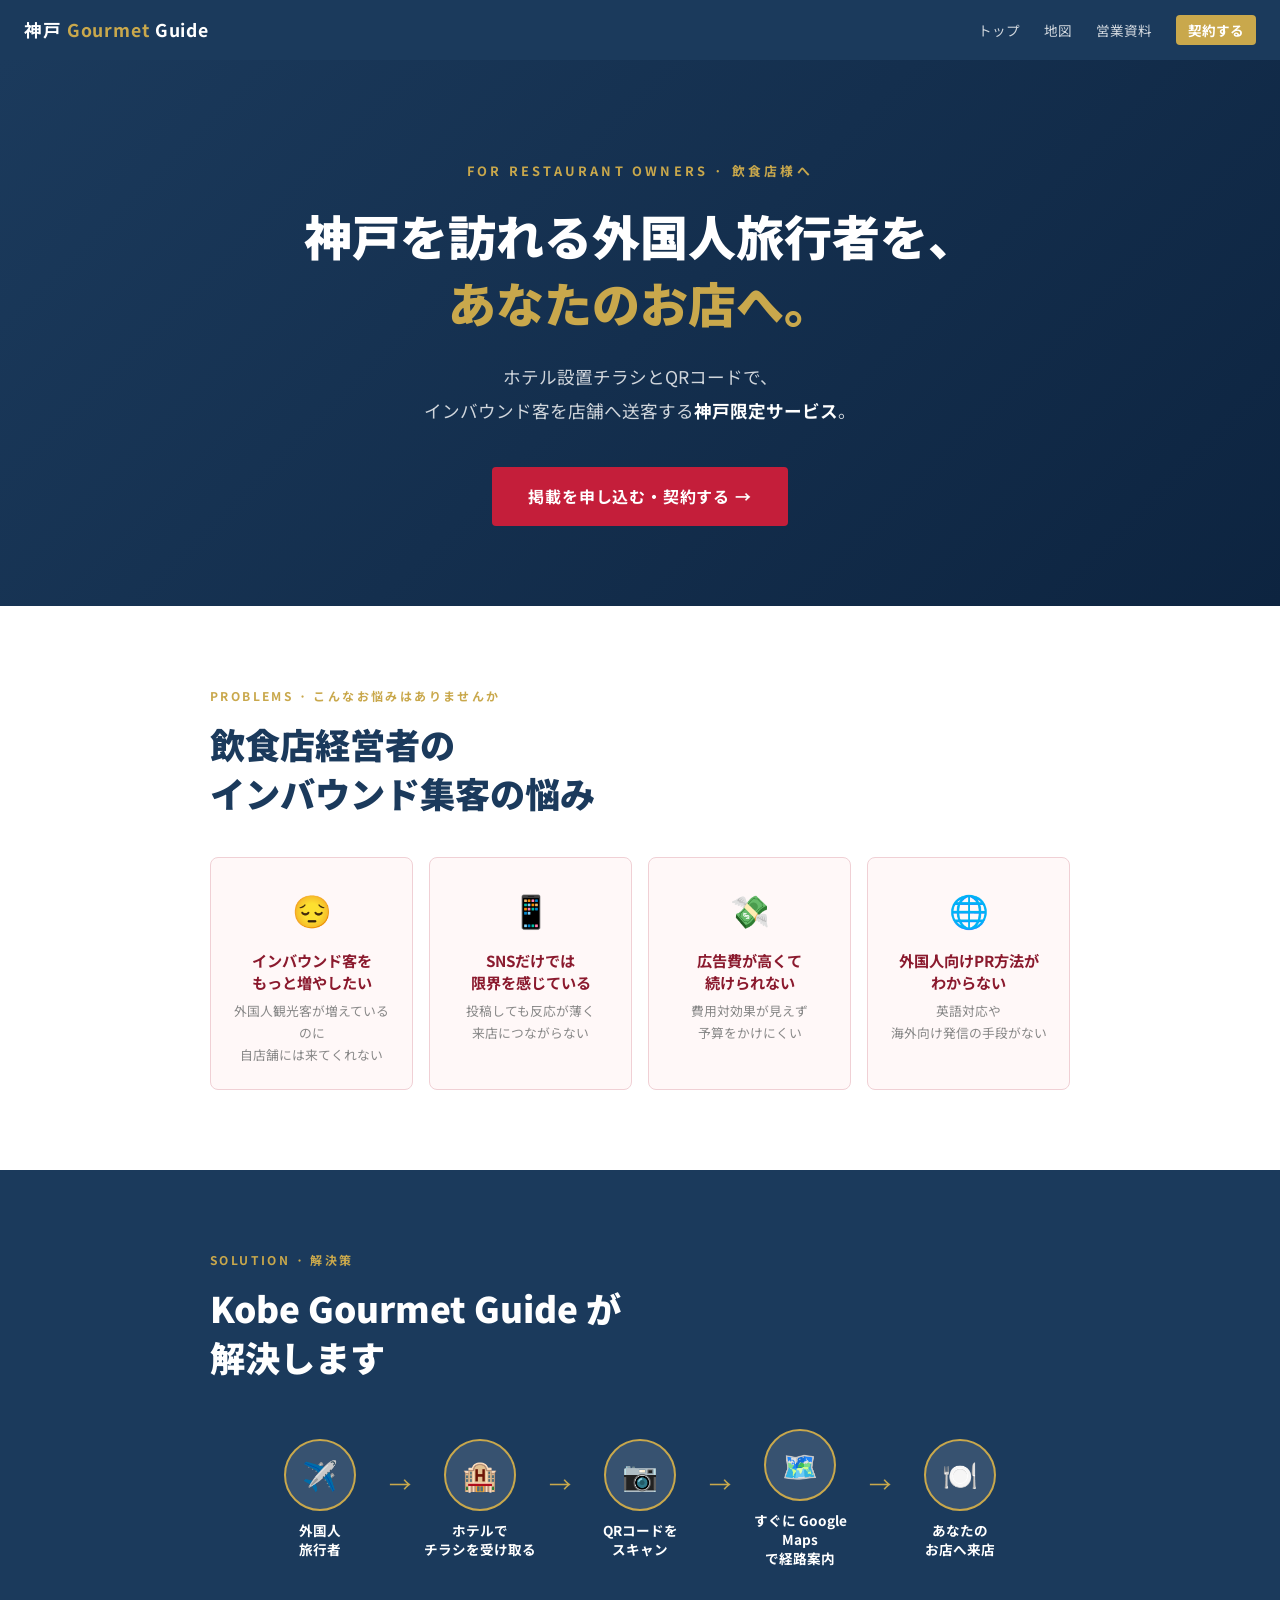
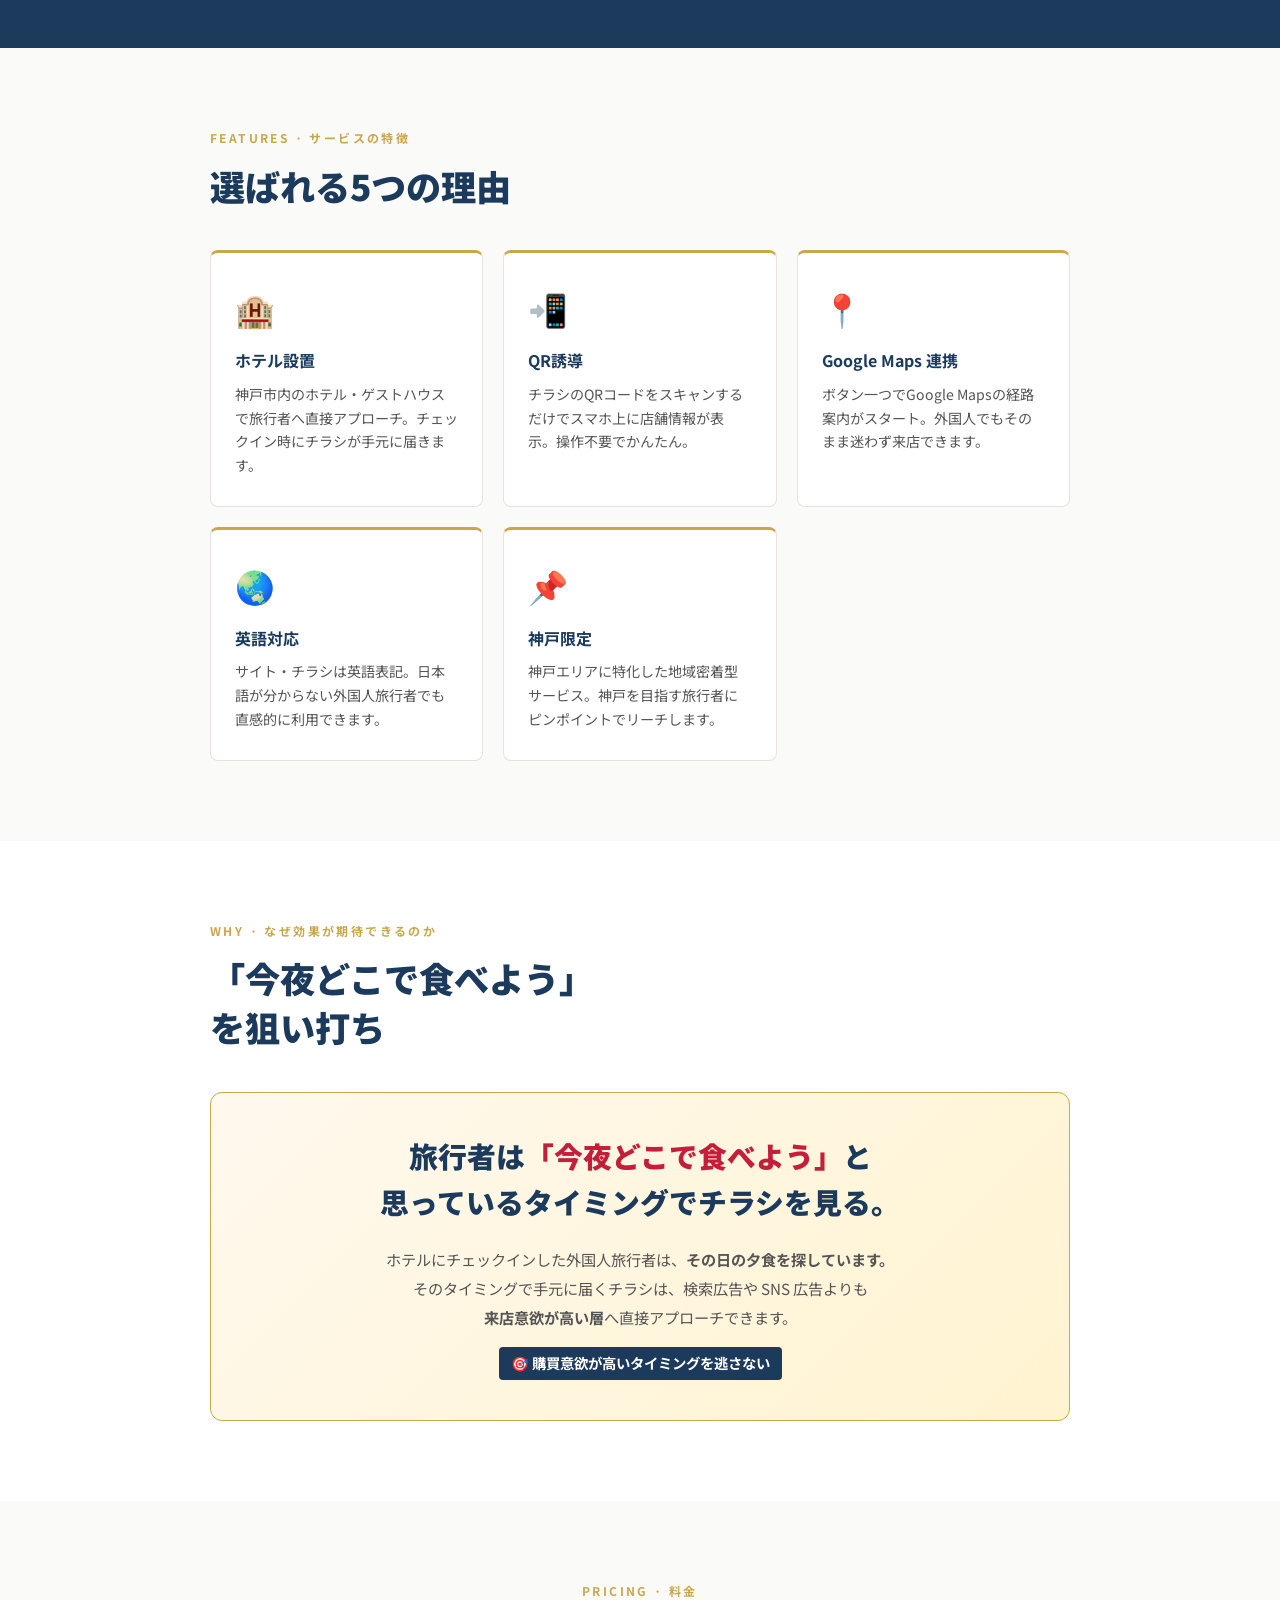
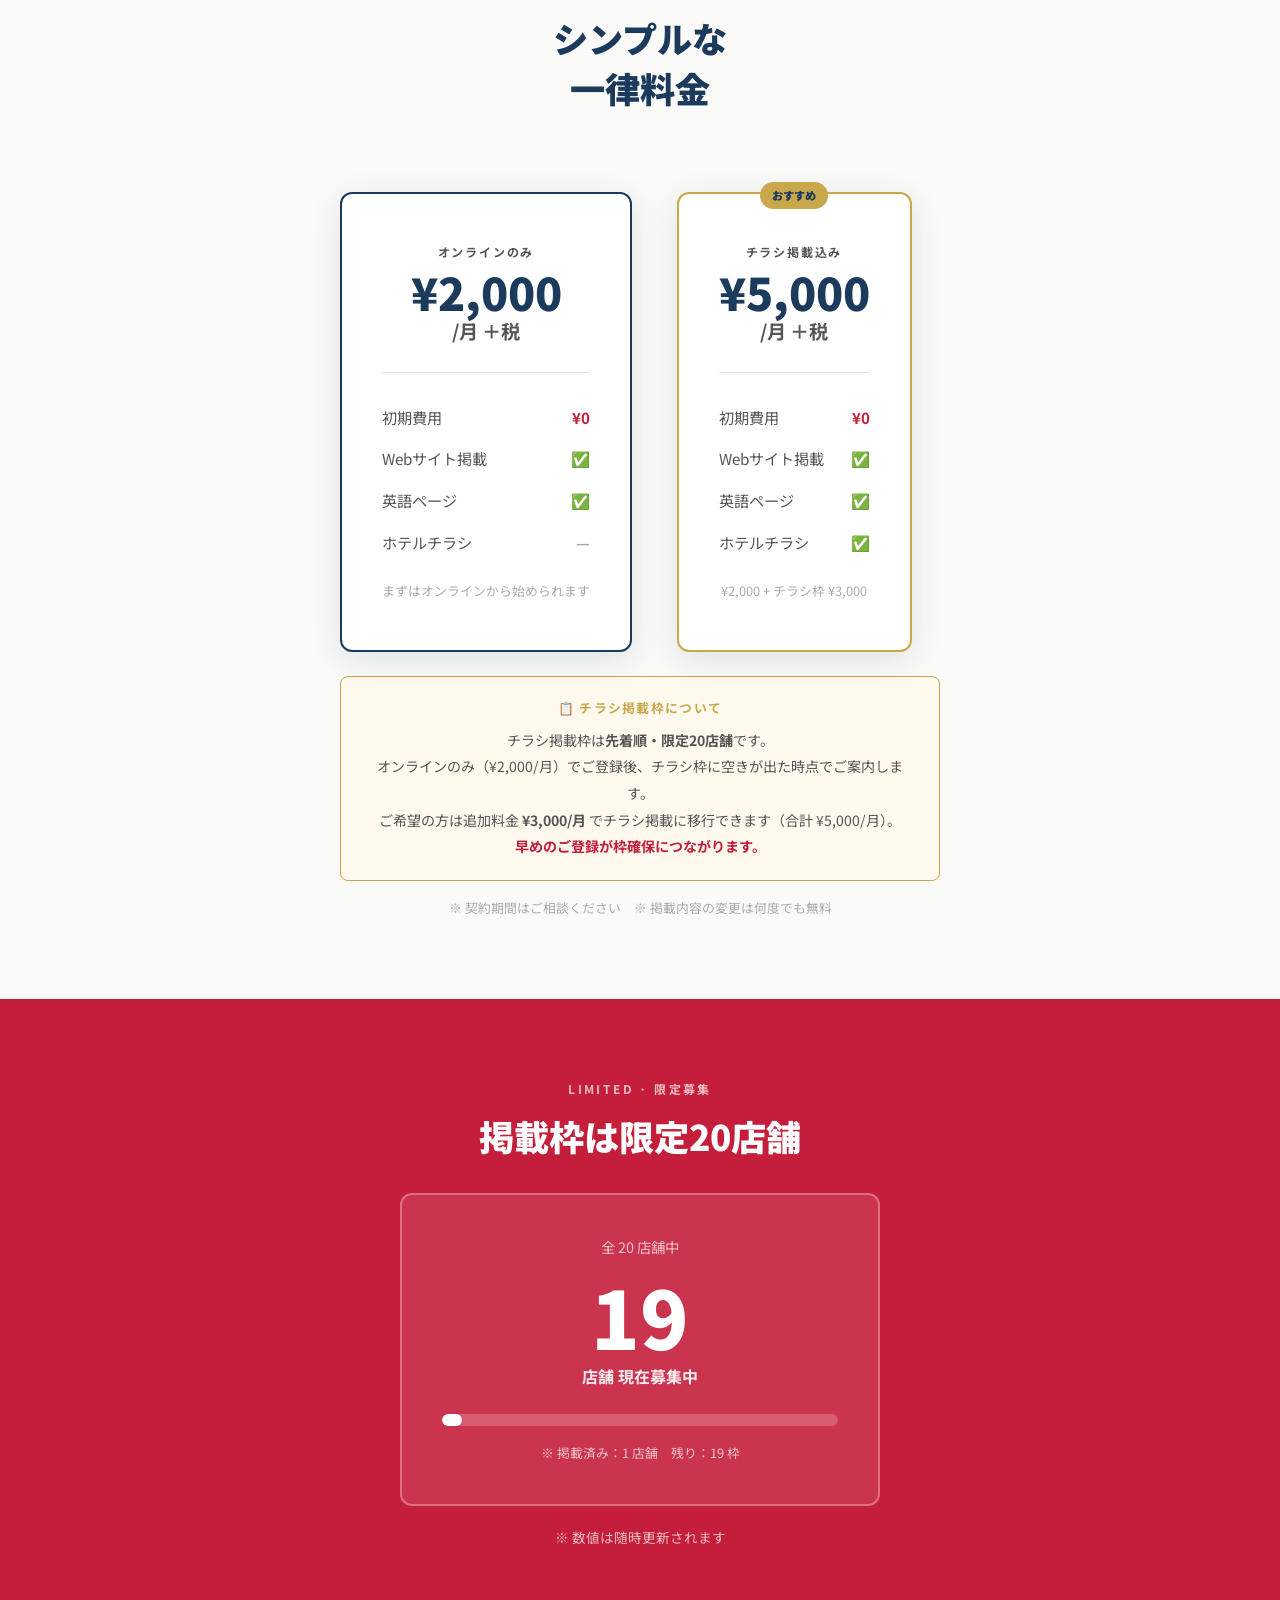
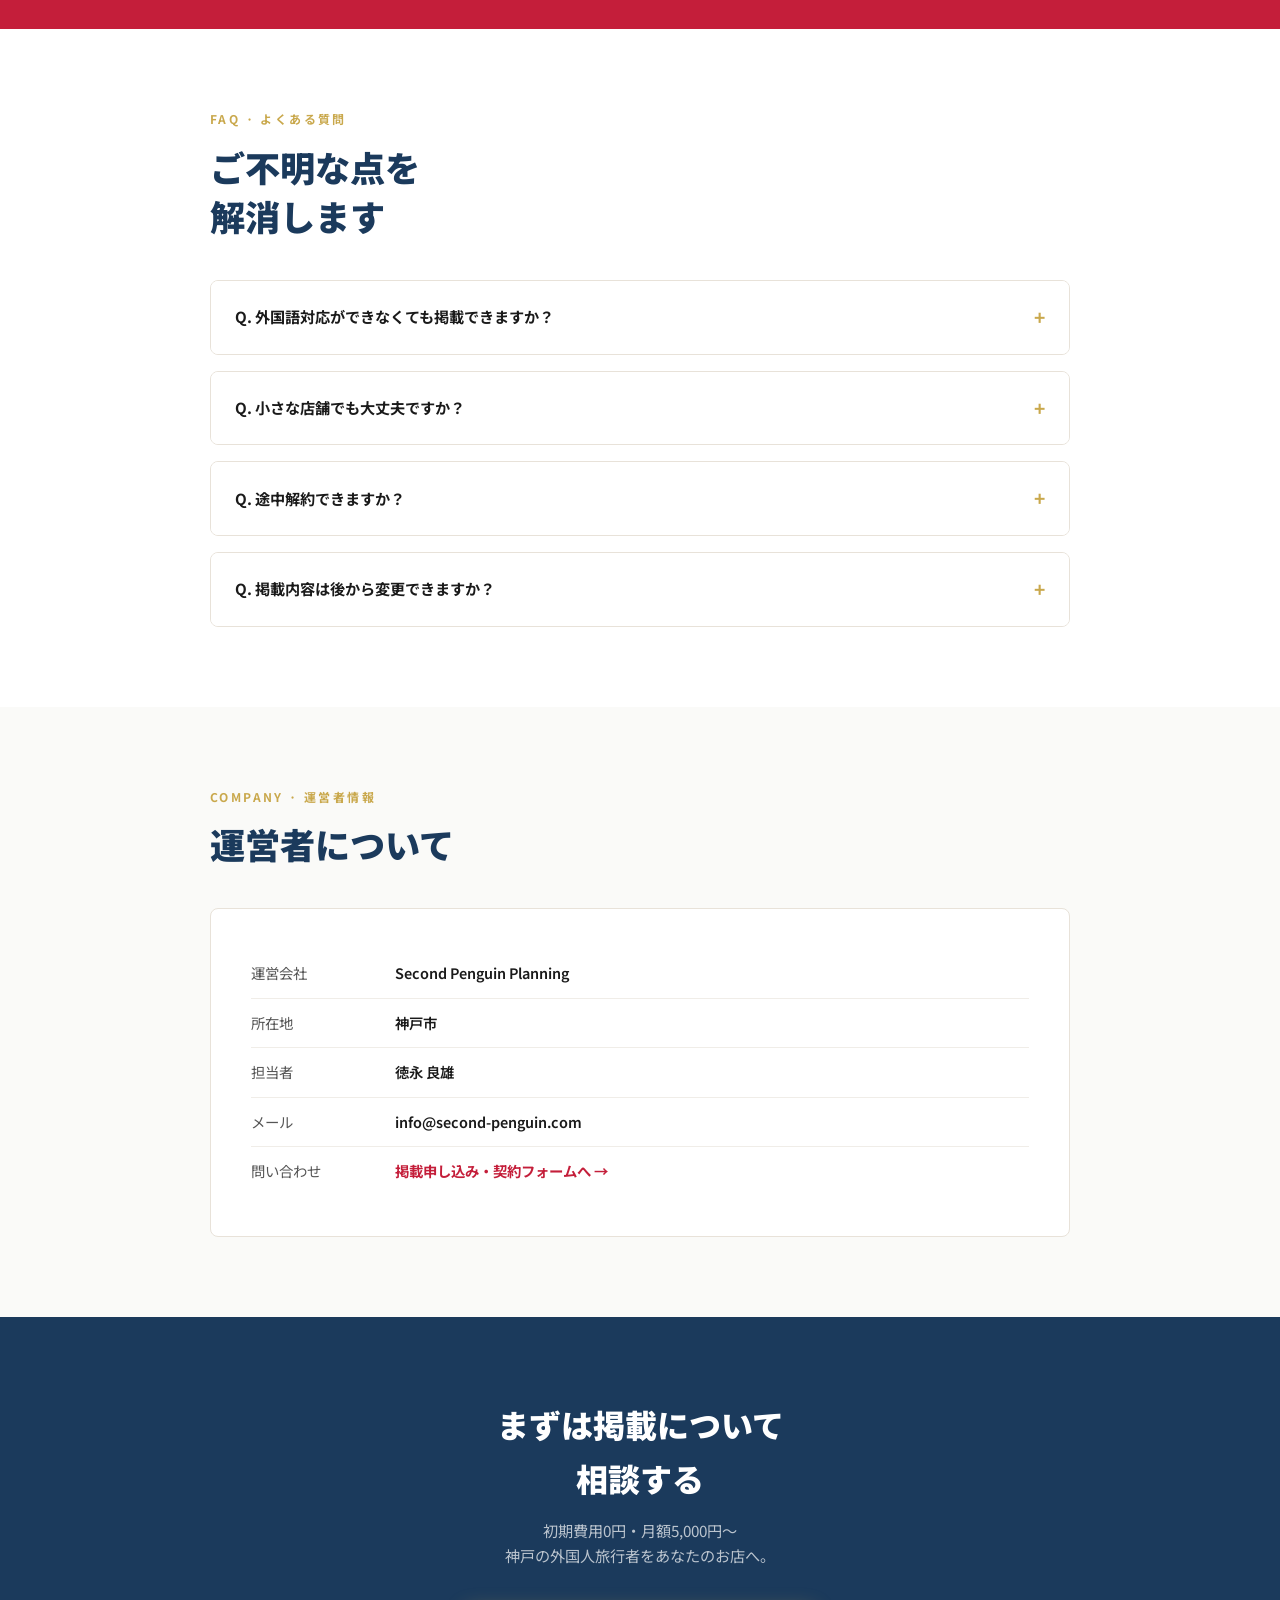
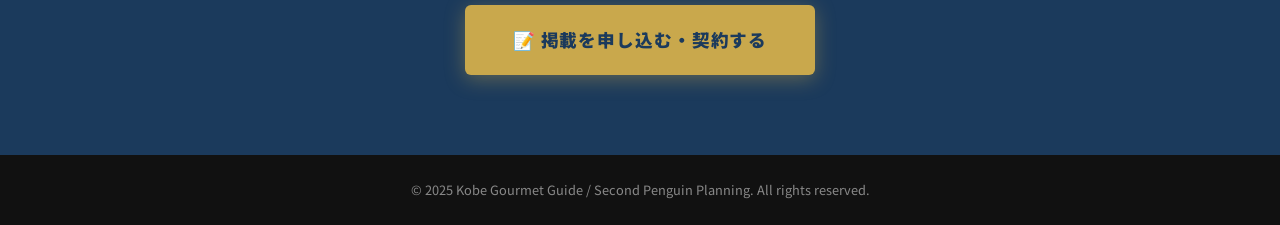
<file: coming-soon.html>
﻿<!DOCTYPE html>
<html lang="ja">
<head>
  <meta charset="UTF-8">
  <meta name="viewport" content="width=device-width, initial-scale=1.0">
  <title>掲載希望の飲食店様へ - Kobe Gourmet Guide</title>
  <link rel="preconnect" href="https://fonts.googleapis.com">
  <link href="https://fonts.googleapis.com/css2?family=Noto+Sans+JP:wght@400;500;600;700;900&display=swap" rel="stylesheet">
  <style>
    *, *::before, *::after { box-sizing: border-box; margin: 0; padding: 0; }
    :root {
      --navy: #1B3A5C;
      --gold: #C9A84C;
      --red: #C41E3A;
      --bg: #FAFAF8;
      --text: #1A1A1A;
      --sub: #555;
    }
    html { scroll-behavior: smooth; }
    body { font-family: 'Noto Sans JP', sans-serif; background: var(--bg); color: var(--text); line-height: 1.7; }
    a { text-decoration: none; color: inherit; }

    /* ===== HEADER ===== */
    header {
      background: var(--navy); position: sticky; top: 0; z-index: 100;
      padding: 0 24px; height: 60px;
      display: flex; align-items: center; justify-content: space-between;
    }
    .logo { color: #fff; font-size: 1.1rem; font-weight: 700; letter-spacing: 0.05em; }
    .logo span { color: var(--gold); }
    nav a { color: rgba(255,255,255,0.8); font-size: 0.85rem; margin-left: 20px; }
    nav a:hover { color: #fff; }

    /* ===== BUTTONS ===== */
    .btn-primary {
      display: inline-block; padding: 16px 36px;
      background: var(--red); color: #fff;
      border-radius: 4px; font-size: 1rem; font-weight: 700;
      letter-spacing: 0.05em; transition: background 0.2s, transform 0.1s;
      cursor: pointer; border: none;
    }
    .btn-primary:hover { background: #a01830; transform: translateY(-1px); }
    .btn-outline {
      display: inline-block; padding: 14px 32px;
      border: 2px solid var(--navy); color: var(--navy);
      border-radius: 4px; font-size: 0.95rem; font-weight: 700;
      transition: all 0.2s;
    }
    .btn-outline:hover { background: var(--navy); color: #fff; }

    /* ===== SECTION BASE ===== */
    section { padding: 80px 24px; }
    .container { max-width: 860px; margin: 0 auto; }
    .section-label {
      font-size: 0.75rem; font-weight: 700; letter-spacing: 0.2em;
      color: var(--gold); text-transform: uppercase; margin-bottom: 12px;
    }
    .section-title {
      font-size: clamp(1.6rem, 4vw, 2.2rem); font-weight: 900;
      color: var(--navy); line-height: 1.4; margin-bottom: 24px;
    }

    /* ===== HERO ===== */
    .hero {
      background: linear-gradient(135deg, var(--navy) 0%, #0d2440 100%);
      color: #fff; text-align: center; padding: 100px 24px 80px;
    }
    .hero-eyebrow {
      font-size: 0.8rem; font-weight: 700; letter-spacing: 0.25em;
      color: var(--gold); text-transform: uppercase; margin-bottom: 20px;
    }
    .hero-title {
      font-size: clamp(1.8rem, 5vw, 3rem); font-weight: 900;
      line-height: 1.4; margin-bottom: 24px;
    }
    .hero-title span { color: var(--gold); }
    .hero-sub {
      font-size: clamp(0.95rem, 2.5vw, 1.1rem); color: rgba(255,255,255,0.8);
      line-height: 1.9; max-width: 560px; margin: 0 auto 40px;
    }

    /* ===== PROBLEMS ===== */
    .problems { background: #fff; }
    .problem-grid {
      display: grid; grid-template-columns: repeat(auto-fit, minmax(200px, 1fr));
      gap: 16px; margin-top: 40px;
    }
    .problem-card {
      background: #FFF8F8; border: 1.5px solid #f0d0d5;
      border-radius: 8px; padding: 24px 20px; text-align: center;
    }
    .problem-icon { font-size: 2rem; margin-bottom: 12px; }
    .problem-text { font-size: 0.95rem; font-weight: 700; color: #8B1A2E; line-height: 1.5; }
    .problem-sub { font-size: 0.8rem; color: #888; margin-top: 6px; }

    /* ===== FLOW ===== */
    .flow { background: var(--navy); }
    .flow .section-title { color: #fff; }
    .flow .section-label { color: var(--gold); }
    .flow-steps {
      display: flex; align-items: center; flex-wrap: wrap;
      gap: 0; margin-top: 48px; justify-content: center;
    }
    .flow-step {
      text-align: center; flex: 0 0 auto; width: 130px;
    }
    .flow-icon {
      width: 72px; height: 72px; border-radius: 50%;
      background: rgba(255,255,255,0.12); border: 2px solid var(--gold);
      display: flex; align-items: center; justify-content: center;
      font-size: 1.8rem; margin: 0 auto 10px;
    }
    .flow-label { font-size: 0.85rem; font-weight: 700; color: #fff; line-height: 1.4; }
    .flow-arrow {
      font-size: 1.4rem; color: var(--gold); padding: 0 4px;
      flex: 0 0 auto; margin-bottom: 32px;
    }
    @media (max-width: 640px) {
      .flow-steps { flex-direction: column; align-items: center; gap: 0; }
      .flow-arrow { transform: rotate(90deg); margin: 0; }
      .flow-step { width: 160px; }
    }

    /* ===== FEATURES ===== */
    .features { background: var(--bg); }
    .feature-grid {
      display: grid; grid-template-columns: repeat(auto-fit, minmax(220px, 1fr));
      gap: 20px; margin-top: 40px;
    }
    .feature-card {
      background: #fff; border: 1px solid #E8E2D9;
      border-top: 3px solid var(--gold);
      border-radius: 8px; padding: 28px 24px;
    }
    .feature-icon { font-size: 2rem; margin-bottom: 12px; }
    .feature-title { font-size: 1rem; font-weight: 700; color: var(--navy); margin-bottom: 8px; }
    .feature-text { font-size: 0.88rem; color: var(--sub); line-height: 1.7; }

    /* ===== WHY ===== */
    .why { background: #fff; }
    .why-box {
      background: linear-gradient(135deg, #FFF9EE 0%, #FFF3D0 100%);
      border: 1.5px solid var(--gold); border-radius: 12px;
      padding: 40px; margin-top: 40px; text-align: center;
    }
    .why-quote {
      font-size: clamp(1.3rem, 3vw, 1.8rem); font-weight: 900;
      color: var(--navy); line-height: 1.6; margin-bottom: 20px;
    }
    .why-quote span { color: var(--red); }
    .why-text { font-size: 0.95rem; color: var(--sub); line-height: 1.9; }
    .why-highlight {
      display: inline-block; background: var(--navy); color: #fff;
      padding: 4px 12px; border-radius: 4px; font-weight: 700;
      font-size: 0.9rem; margin-top: 16px;
    }

    /* ===== PRICING ===== */
    .pricing { background: var(--bg); text-align: center; }
    .price-card {
      background: #fff; border: 2px solid var(--navy);
      border-radius: 12px; padding: 48px 40px;
      max-width: 480px; margin: 40px auto 0; box-shadow: 0 8px 32px rgba(27,58,92,0.12);
    }
    .price-amount {
      font-size: 4rem; font-weight: 900; color: var(--navy); line-height: 1;
    }
    .price-unit { font-size: 1.2rem; font-weight: 700; color: var(--sub); }
    .price-tax { font-size: 0.8rem; color: #aaa; margin-top: 4px; }
    .price-divider { border: none; border-top: 1px solid #E8E2D9; margin: 24px 0; }
    .price-row {
      display: flex; justify-content: space-between; align-items: center;
      padding: 8px 0; font-size: 0.95rem;
    }
    .price-row .label { color: var(--sub); }
    .price-row .value { font-weight: 700; color: var(--navy); }
    .price-note { font-size: 0.8rem; color: #aaa; margin-top: 16px; }

    /* ===== SLOTS ===== */
    .slots { background: var(--red); color: #fff; text-align: center; }
    .slots .section-label { color: rgba(255,255,255,0.7); }
    .slots .section-title { color: #fff; }
    .slots-box {
      background: rgba(255,255,255,0.1); border: 2px solid rgba(255,255,255,0.3);
      border-radius: 12px; padding: 40px; max-width: 480px; margin: 32px auto 0;
    }
    .slots-total { font-size: 0.9rem; color: rgba(255,255,255,0.7); margin-bottom: 16px; }
    .slots-number {
      font-size: 5rem; font-weight: 900; line-height: 1;
      color: #fff;
    }
    .slots-label { font-size: 1rem; font-weight: 700; color: rgba(255,255,255,0.9); margin-top: 8px; }
    .slots-bar-wrap {
      background: rgba(255,255,255,0.2); border-radius: 99px;
      height: 12px; margin: 24px 0 16px; overflow: hidden;
    }
    .slots-bar {
      background: #fff; height: 100%; border-radius: 99px;
      width: 0%; /* JS で変更可 */
      transition: width 1s ease;
    }
    .slots-note { font-size: 0.8rem; color: rgba(255,255,255,0.7); }
    /* 設定値 — 数値変更はここだけ */
    :root { --slots-total: 20; --slots-used: 1; }

    /* ===== FAQ ===== */
    .faq { background: #fff; }
    .faq-list { margin-top: 40px; display: flex; flex-direction: column; gap: 16px; }
    .faq-item {
      border: 1px solid #E8E2D9; border-radius: 8px; overflow: hidden;
    }
    .faq-q {
      padding: 20px 24px; font-weight: 700; font-size: 0.95rem;
      cursor: pointer; display: flex; justify-content: space-between; align-items: center;
      background: #fff; user-select: none;
    }
    .faq-q:hover { background: #FAFAF8; }
    .faq-icon { font-size: 1.2rem; color: var(--gold); flex-shrink: 0; margin-left: 12px; transition: transform 0.2s; }
    .faq-a {
      padding: 0 24px; max-height: 0; overflow: hidden;
      transition: max-height 0.3s ease, padding 0.3s ease;
      font-size: 0.9rem; color: var(--sub); line-height: 1.9;
      background: #FAFAF8;
    }
    .faq-item.open .faq-a { max-height: 200px; padding: 16px 24px 20px; }
    .faq-item.open .faq-icon { transform: rotate(45deg); }

    /* ===== COMPANY ===== */
    .company { background: var(--bg); }
    .company-box {
      background: #fff; border: 1px solid #E8E2D9; border-radius: 8px;
      padding: 40px; margin-top: 40px;
    }
    .company-row {
      display: flex; gap: 24px; padding: 12px 0;
      border-bottom: 1px solid #F0EDE8; font-size: 0.9rem;
    }
    .company-row:last-child { border-bottom: none; }
    .company-key { color: var(--sub); min-width: 120px; flex-shrink: 0; }
    .company-val { font-weight: 600; color: var(--text); }

    /* ===== BOTTOM CTA ===== */
    .cta-bottom {
      background: var(--navy); text-align: center; padding: 80px 24px;
    }
    .cta-bottom h2 {
      font-size: clamp(1.4rem, 4vw, 2rem); font-weight: 900;
      color: #fff; margin-bottom: 12px;
    }
    .cta-bottom p { color: rgba(255,255,255,0.7); font-size: 0.95rem; margin-bottom: 36px; }
    .btn-cta {
      display: inline-block; padding: 20px 48px;
      background: var(--gold); color: var(--navy);
      border-radius: 6px; font-size: 1.1rem; font-weight: 900;
      letter-spacing: 0.05em; transition: all 0.2s;
      box-shadow: 0 4px 20px rgba(201,168,76,0.4);
    }
    .btn-cta:hover { background: #e0bc5a; transform: translateY(-2px); }

    /* ===== FOOTER ===== */
    footer {
      background: #111; color: rgba(255,255,255,0.5);
      text-align: center; padding: 24px; font-size: 0.8rem;
    }

    @media (max-width: 600px) {
      section { padding: 60px 20px; }
      .price-card { padding: 36px 24px; }
      .price-amount { font-size: 3rem; }
      .company-row { flex-direction: column; gap: 4px; }
    }
  </style>
</head>
<body>

<!-- HEADER -->
<header>
  <div class="logo"><a href="index.html">神戸 <span>Gourmet</span> Guide</a></div>
  <nav>
    <a href="index.html">トップ</a>
    <a href="map.html">地図</a>
    <a href="sales.html">営業資料</a>
    <a href="contract.html" style="background:var(--gold);color:#fff;padding:5px 12px;border-radius:4px;font-weight:700;">契約する</a>
  </nav>
</header>

<!-- HERO -->
<section class="hero">
  <div class="container">
    <div class="hero-eyebrow">For Restaurant Owners · 飲食店様へ</div>
    <h1 class="hero-title">
      神戸を訪れる外国人旅行者を、<br>
      <span>あなたのお店へ。</span>
    </h1>
    <p class="hero-sub">
      ホテル設置チラシとQRコードで、<br>
      インバウンド客を店舗へ送客する<strong style="color:#fff">神戸限定サービス</strong>。
    </p>
    <a href="contract.html" class="btn-primary">掲載を申し込む・契約する →</a>
  </div>
</section>

<!-- PROBLEMS -->
<section class="problems">
  <div class="container">
    <div class="section-label">Problems · こんなお悩みはありませんか</div>
    <h2 class="section-title">飲食店経営者の<br>インバウンド集客の悩み</h2>
    <div class="problem-grid">
      <div class="problem-card">
        <div class="problem-icon">😔</div>
        <div class="problem-text">インバウンド客を<br>もっと増やしたい</div>
        <div class="problem-sub">外国人観光客が増えているのに<br>自店舗には来てくれない</div>
      </div>
      <div class="problem-card">
        <div class="problem-icon">📱</div>
        <div class="problem-text">SNSだけでは<br>限界を感じている</div>
        <div class="problem-sub">投稿しても反応が薄く<br>来店につながらない</div>
      </div>
      <div class="problem-card">
        <div class="problem-icon">💸</div>
        <div class="problem-text">広告費が高くて<br>続けられない</div>
        <div class="problem-sub">費用対効果が見えず<br>予算をかけにくい</div>
      </div>
      <div class="problem-card">
        <div class="problem-icon">🌐</div>
        <div class="problem-text">外国人向けPR方法が<br>わからない</div>
        <div class="problem-sub">英語対応や<br>海外向け発信の手段がない</div>
      </div>
    </div>
  </div>
</section>

<!-- FLOW / SOLUTION -->
<section class="flow">
  <div class="container">
    <div class="section-label">Solution · 解決策</div>
    <h2 class="section-title">Kobe Gourmet Guide が<br>解決します</h2>
    <div class="flow-steps">
      <div class="flow-step">
        <div class="flow-icon">✈️</div>
        <div class="flow-label">外国人<br>旅行者</div>
      </div>
      <div class="flow-arrow">→</div>
      <div class="flow-step">
        <div class="flow-icon">🏨</div>
        <div class="flow-label">ホテルで<br>チラシを受け取る</div>
      </div>
      <div class="flow-arrow">→</div>
      <div class="flow-step">
        <div class="flow-icon">📷</div>
        <div class="flow-label">QRコードを<br>スキャン</div>
      </div>
      <div class="flow-arrow">→</div>
      <div class="flow-step">
        <div class="flow-icon">🗺️</div>
        <div class="flow-label">すぐに Google Maps<br>で経路案内</div>
      </div>
      <div class="flow-arrow">→</div>
      <div class="flow-step">
        <div class="flow-icon">🍽️</div>
        <div class="flow-label">あなたの<br>お店へ来店</div>
      </div>
    </div>
  </div>
</section>

<!-- FEATURES -->
<section class="features">
  <div class="container">
    <div class="section-label">Features · サービスの特徴</div>
    <h2 class="section-title">選ばれる5つの理由</h2>
    <div class="feature-grid">
      <div class="feature-card">
        <div class="feature-icon">🏨</div>
        <div class="feature-title">ホテル設置</div>
        <div class="feature-text">神戸市内のホテル・ゲストハウスで旅行者へ直接アプローチ。チェックイン時にチラシが手元に届きます。</div>
      </div>
      <div class="feature-card">
        <div class="feature-icon">📲</div>
        <div class="feature-title">QR誘導</div>
        <div class="feature-text">チラシのQRコードをスキャンするだけでスマホ上に店舗情報が表示。操作不要でかんたん。</div>
      </div>
      <div class="feature-card">
        <div class="feature-icon">📍</div>
        <div class="feature-title">Google Maps 連携</div>
        <div class="feature-text">ボタン一つでGoogle Mapsの経路案内がスタート。外国人でもそのまま迷わず来店できます。</div>
      </div>
      <div class="feature-card">
        <div class="feature-icon">🌏</div>
        <div class="feature-title">英語対応</div>
        <div class="feature-text">サイト・チラシは英語表記。日本語が分からない外国人旅行者でも直感的に利用できます。</div>
      </div>
      <div class="feature-card">
        <div class="feature-icon">📌</div>
        <div class="feature-title">神戸限定</div>
        <div class="feature-text">神戸エリアに特化した地域密着型サービス。神戸を目指す旅行者にピンポイントでリーチします。</div>
      </div>
    </div>
  </div>
</section>

<!-- WHY -->
<section class="why">
  <div class="container">
    <div class="section-label">Why · なぜ効果が期待できるのか</div>
    <h2 class="section-title">「今夜どこで食べよう」<br>を狙い打ち</h2>
    <div class="why-box">
      <div class="why-quote">
        旅行者は<span>「今夜どこで食べよう」</span>と<br>思っているタイミングでチラシを見る。
      </div>
      <div class="why-text">
        ホテルにチェックインした外国人旅行者は、<strong>その日の夕食を探しています。</strong><br>
        そのタイミングで手元に届くチラシは、検索広告や SNS 広告よりも<br>
        <strong>来店意欲が高い層</strong>へ直接アプローチできます。
      </div>
      <div class="why-highlight">🎯 購買意欲が高いタイミングを逃さない</div>
    </div>
  </div>
</section>

<!-- PRICING -->
<section class="pricing">
  <div class="container">
    <div class="section-label">Pricing · 料金</div>
    <h2 class="section-title">シンプルな<br>一律料金</h2>
    <!-- プラン比較 -->
    <div style="display:grid;grid-template-columns:1fr 1fr;gap:16px;max-width:600px;margin:40px auto 0;">

      <!-- オンラインのみ -->
      <div class="price-card">
        <div style="font-size:0.75rem;font-weight:700;letter-spacing:0.15em;color:var(--sub);margin-bottom:8px;">オンラインのみ</div>
        <div class="price-amount" style="font-size:2.8rem;">¥2,000</div>
        <div class="price-unit">/月 ＋税</div>
        <hr class="price-divider">
        <div class="price-row"><span class="label">初期費用</span><span class="value" style="color:var(--red);">¥0</span></div>
        <div class="price-row"><span class="label">Webサイト掲載</span><span class="value">✅</span></div>
        <div class="price-row"><span class="label">英語ページ</span><span class="value">✅</span></div>
        <div class="price-row"><span class="label">ホテルチラシ</span><span class="value" style="color:#aaa;">—</span></div>
        <div class="price-note">まずはオンラインから始められます</div>
      </div>

      <!-- チラシ込み -->
      <div class="price-card" style="border-color:var(--gold);position:relative;">
        <div style="position:absolute;top:-12px;left:50%;transform:translateX(-50%);background:var(--gold);color:var(--navy);font-size:0.7rem;font-weight:900;padding:4px 12px;border-radius:99px;white-space:nowrap;">おすすめ</div>
        <div style="font-size:0.75rem;font-weight:700;letter-spacing:0.15em;color:var(--sub);margin-bottom:8px;">チラシ掲載込み</div>
        <div class="price-amount" style="font-size:2.8rem;">¥5,000</div>
        <div class="price-unit">/月 ＋税</div>
        <hr class="price-divider">
        <div class="price-row"><span class="label">初期費用</span><span class="value" style="color:var(--red);">¥0</span></div>
        <div class="price-row"><span class="label">Webサイト掲載</span><span class="value">✅</span></div>
        <div class="price-row"><span class="label">英語ページ</span><span class="value">✅</span></div>
        <div class="price-row"><span class="label">ホテルチラシ</span><span class="value">✅</span></div>
        <div class="price-note">¥2,000 + チラシ枠 ¥3,000</div>
      </div>
    </div>

    <!-- チラシ枠の説明 -->
    <div style="max-width:600px;margin:24px auto 0;background:#FFF9EE;border:1.5px solid var(--gold);border-radius:8px;padding:20px 24px;">
      <div style="font-size:0.8rem;font-weight:700;color:var(--gold);letter-spacing:0.1em;margin-bottom:8px;">📋 チラシ掲載枠について</div>
      <div style="font-size:0.88rem;color:#555;line-height:1.9;">
        チラシ掲載枠は<strong>先着順・限定20店舗</strong>です。<br>
        オンラインのみ（¥2,000/月）でご登録後、チラシ枠に空きが出た時点でご案内します。<br>
        ご希望の方は追加料金 <strong>¥3,000/月</strong> でチラシ掲載に移行できます（合計 ¥5,000/月）。<br>
        <span style="color:var(--red);font-weight:700;">早めのご登録が枠確保につながります。</span>
      </div>
    </div>

    <div style="text-align:center;margin-top:16px;">
      <div class="price-note">※ 契約期間はご相談ください　※ 掲載内容の変更は何度でも無料</div>
    </div>
  </div>
</section>

<!-- SLOTS -->
<section class="slots">
  <div class="container">
    <div class="section-label">Limited · 限定募集</div>
    <h2 class="section-title">掲載枠は限定20店舗</h2>
    <div class="slots-box">
      <div class="slots-total">全 20 店舗中</div>
      <div class="slots-number" id="slots-remaining">19</div>
      <div class="slots-label">店舗 現在募集中</div>
      <div class="slots-bar-wrap">
        <div class="slots-bar" id="slots-bar"></div>
      </div>
      <div class="slots-note">※ 掲載済み：<span id="slots-used">1</span> 店舗　残り：<span id="slots-left">19</span> 枠</div>
    </div>
    <p style="color:rgba(255,255,255,0.7);font-size:0.85rem;margin-top:20px;text-align:center;">
      ※ 数値は随時更新されます
    </p>
  </div>
</section>

<!-- FAQ -->
<section class="faq">
  <div class="container">
    <div class="section-label">FAQ · よくある質問</div>
    <h2 class="section-title">ご不明な点を<br>解消します</h2>
    <div class="faq-list">
      <div class="faq-item">
        <div class="faq-q">
          Q. 外国語対応ができなくても掲載できますか？
          <span class="faq-icon">+</span>
        </div>
        <div class="faq-a">
          はい、問題ありません。店舗ページの英語テキストは弊社が作成します。スタッフの語学力は一切不要です。QRコードでGoogle Mapsの経路案内まで完結するため、当日の接客も日本語のみで対応いただけます。
        </div>
      </div>
      <div class="faq-item">
        <div class="faq-q">
          Q. 小さな店舗でも大丈夫ですか？
          <span class="faq-icon">+</span>
        </div>
        <div class="faq-a">
          もちろんです。1人経営の小さなお店でも掲載いただけます。むしろ、大型予算を持つ大企業と差別化できる地域密着型の集客手段として、中小規模の飲食店様にこそ効果的です。
        </div>
      </div>
      <div class="faq-item">
        <div class="faq-q">
          Q. 途中解約できますか？
          <span class="faq-icon">+</span>
        </div>
        <div class="faq-a">
          はい、可能です。契約期間についてはご相談ください。長期契約の強制はありませんので、まずはお気軽にお問い合わせください。
        </div>
      </div>
      <div class="faq-item">
        <div class="faq-q">
          Q. 掲載内容は後から変更できますか？
          <span class="faq-icon">+</span>
        </div>
        <div class="faq-a">
          はい、何度でも変更できます。写真・営業時間・おすすめメニュー・クーポン情報などは随時更新可能です。季節のメニュー変更や特別キャンペーンにも対応できます。
        </div>
      </div>
    </div>
  </div>
</section>

<!-- COMPANY -->
<section class="company">
  <div class="container">
    <div class="section-label">Company · 運営者情報</div>
    <h2 class="section-title">運営者について</h2>
    <div class="company-box">
      <div class="company-row">
        <span class="company-key">運営会社</span>
        <span class="company-val">Second Penguin Planning</span>
      </div>
      <div class="company-row">
        <span class="company-key">所在地</span>
        <span class="company-val">神戸市</span>
      </div>
      <div class="company-row">
        <span class="company-key">担当者</span>
        <span class="company-val">徳永 良雄</span>
      </div>
      <div class="company-row">
        <span class="company-key">メール</span>
        <span class="company-val">info@second-penguin.com</span>
      </div>
      <div class="company-row">
        <span class="company-key">問い合わせ</span>
        <span class="company-val"><a href="contract.html" style="color:var(--red);font-weight:700;">掲載申し込み・契約フォームへ →</a></span>
      </div>
    </div>
  </div>
</section>

<!-- BOTTOM CTA -->
<section class="cta-bottom">
  <div class="container">
    <h2>まずは掲載について<br>相談する</h2>
    <p>初期費用0円・月額5,000円〜<br>神戸の外国人旅行者をあなたのお店へ。</p>
    <a href="contract.html" class="btn-cta">📝 掲載を申し込む・契約する</a>
  </div>
</section>

<footer>
  <p>&copy; 2025 Kobe Gourmet Guide / Second Penguin Planning. All rights reserved.</p>
</footer>

<script>
  // FAQ アコーディオン
  document.querySelectorAll('.faq-q').forEach(q => {
    q.addEventListener('click', () => {
      const item = q.closest('.faq-item');
      const isOpen = item.classList.contains('open');
      document.querySelectorAll('.faq-item').forEach(i => i.classList.remove('open'));
      if (!isOpen) item.classList.add('open');
    });
  });

  // 残り枠の表示（この数値だけ変更すればOK）
  const TOTAL = 20;
  const USED  = 1;  // ← 掲載済み店舗数をここで変更
  const remaining = TOTAL - USED;
  document.getElementById('slots-remaining').textContent = remaining;
  document.getElementById('slots-used').textContent = USED;
  document.getElementById('slots-left').textContent = remaining;
  // バー（使用済み割合を表示）
  document.getElementById('slots-bar').style.width = (USED / TOTAL * 100) + '%';
</script>
</body>
</html>
</file>
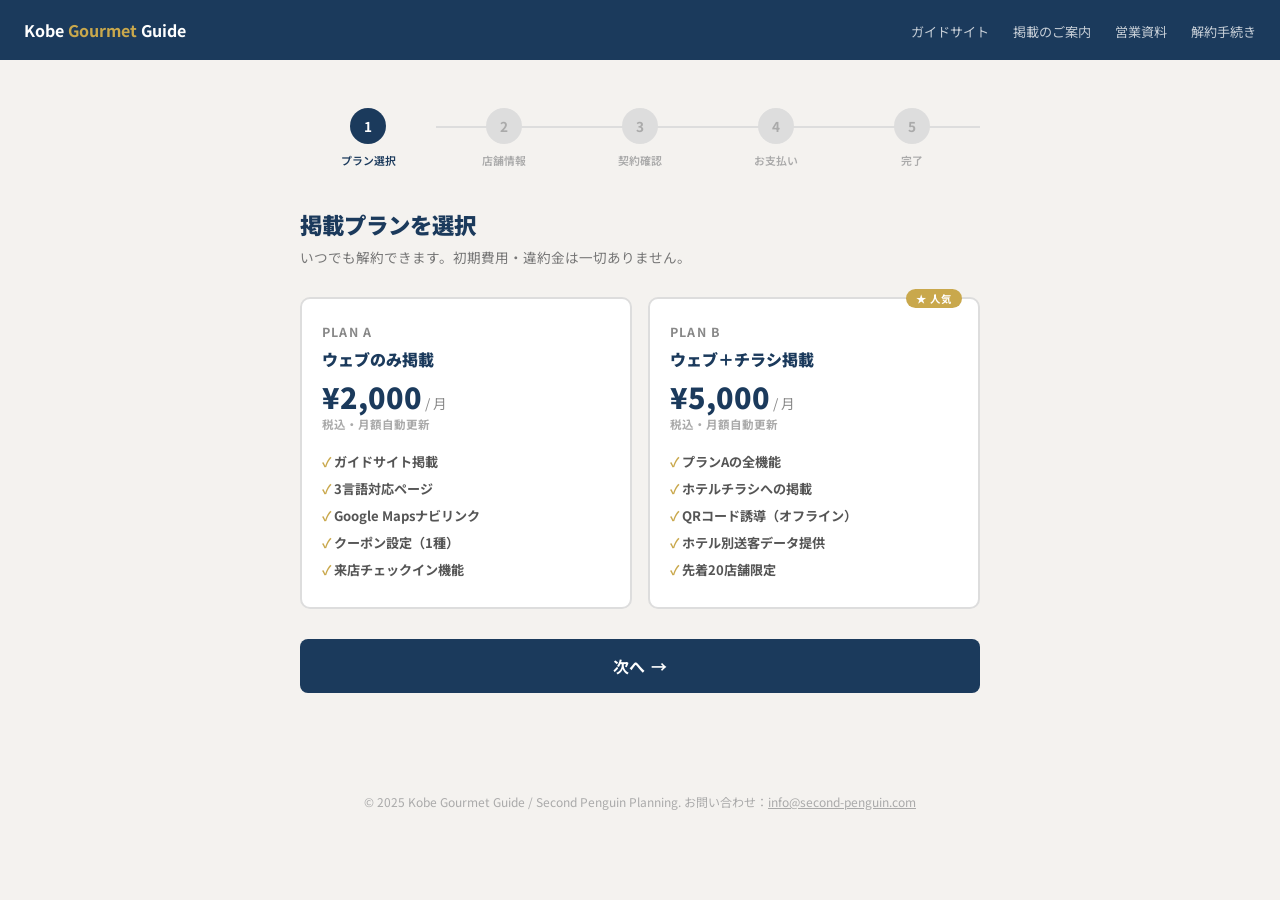
<file: contract.html>
﻿<!DOCTYPE html>
<html lang="ja">
<head>
  <meta charset="UTF-8">
  <meta name="viewport" content="width=device-width, initial-scale=1.0">
  <title>掲載契約・お支払い - Kobe Gourmet Guide</title>
  <link rel="preconnect" href="https://fonts.googleapis.com">
  <link href="https://fonts.googleapis.com/css2?family=Noto+Sans+JP:wght@400;500;600;700;900&display=swap" rel="stylesheet">
  <style>
    *, *::before, *::after { box-sizing: border-box; margin: 0; padding: 0; }
    :root { --navy: #1B3A5C; --gold: #C9A84C; --red: #C41E3A; --bg: #F4F2EF; }
    html { scroll-behavior: smooth; }
    body { font-family: 'Noto Sans JP', sans-serif; background: var(--bg); color: #1A1A1A; min-height: 100vh; }

    /* HEADER */
    header {
      background: var(--navy); height: 60px; position: sticky; top: 0; z-index: 100;
      display: flex; align-items: center; justify-content: space-between; padding: 0 24px;
    }
    .logo { color: #fff; font-size: 1rem; font-weight: 700; text-decoration: none; }
    .logo span { color: var(--gold); }
    nav a { color: rgba(255,255,255,0.75); font-size: 0.82rem; margin-left: 20px; text-decoration: none; }

    /* WRAP */
    .wrap { max-width: 720px; margin: 0 auto; padding: 48px 20px 80px; }

    /* STEP INDICATOR */
    .steps {
      display: flex; justify-content: center; gap: 0; margin-bottom: 40px;
    }
    .step {
      flex: 1; max-width: 160px; text-align: center; position: relative;
    }
    .step + .step::before {
      content: ''; position: absolute; left: 0; top: 18px;
      width: 100%; height: 2px; background: #ddd; z-index: 0;
    }
    .step.done + .step::before { background: var(--gold); }
    .step-circle {
      width: 36px; height: 36px; border-radius: 50%;
      background: #ddd; color: #aaa; font-size: 0.85rem; font-weight: 700;
      display: flex; align-items: center; justify-content: center;
      margin: 0 auto 8px; position: relative; z-index: 1;
      transition: all 0.3s;
    }
    .step.active .step-circle { background: var(--navy); color: #fff; }
    .step.done .step-circle { background: var(--gold); color: #fff; }
    .step-label { font-size: 0.68rem; color: #aaa; font-weight: 600; }
    .step.active .step-label, .step.done .step-label { color: var(--navy); }

    /* PANEL */
    .panel { display: none; }
    .panel.active { display: block; }

    /* HEADING */
    .panel-title {
      font-size: 1.4rem; font-weight: 900; color: var(--navy);
      margin-bottom: 6px;
    }
    .panel-sub { font-size: 0.85rem; color: #777; margin-bottom: 28px; line-height: 1.7; }

    /* PLAN CARDS */
    .plan-grid { display: grid; grid-template-columns: 1fr 1fr; gap: 16px; margin-bottom: 24px; }
    @media (max-width: 520px) { .plan-grid { grid-template-columns: 1fr; } }
    .plan-card {
      border: 2px solid #ddd; border-radius: 10px; padding: 24px 20px;
      cursor: pointer; transition: all 0.2s; background: #fff; position: relative;
    }
    .plan-card:hover { border-color: var(--navy); }
    .plan-card.selected { border-color: var(--gold); background: #FFFBF0; }
    .plan-badge {
      position: absolute; top: -10px; right: 16px;
      background: var(--gold); color: #fff; font-size: 0.65rem;
      font-weight: 700; padding: 2px 10px; border-radius: 10px;
      letter-spacing: 0.1em;
    }
    .plan-name { font-size: 0.78rem; font-weight: 700; color: #888; margin-bottom: 6px; letter-spacing: 0.1em; }
    .plan-title { font-size: 1rem; font-weight: 900; color: var(--navy); margin-bottom: 12px; }
    .plan-price { font-size: 1.8rem; font-weight: 900; color: var(--navy); line-height: 1; }
    .plan-price span { font-size: 0.85rem; font-weight: 400; color: #888; }
    .plan-note { font-size: 0.72rem; color: #aaa; margin: 4px 0 16px; }
    .plan-features { list-style: none; }
    .plan-features li { font-size: 0.82rem; color: #555; padding: 4px 0; }
    .plan-features li::before { content: '✓ '; color: var(--gold); font-weight: 700; }
    .plan-radio { display: none; }

    /* FORM */
    .form-card { background: #fff; border-radius: 10px; padding: 32px; box-shadow: 0 2px 16px rgba(0,0,0,0.07); margin-bottom: 20px; }
    .form-section-label {
      font-size: 0.7rem; font-weight: 700; letter-spacing: 0.18em;
      color: var(--gold); text-transform: uppercase; margin-bottom: 16px;
    }
    .form-group { margin-bottom: 20px; }
    label { display: block; font-size: 0.85rem; font-weight: 700; color: var(--navy); margin-bottom: 6px; }
    .req { color: var(--red); font-size: 0.72rem; margin-left: 4px; }
    input[type="text"], input[type="email"], input[type="tel"], select, textarea {
      width: 100%; padding: 11px 14px;
      border: 1.5px solid #D8D3CB; border-radius: 6px;
      font-size: 0.92rem; font-family: inherit; color: #1A1A1A;
      background: #fff; outline: none;
      transition: border-color 0.2s, box-shadow 0.2s;
    }
    input:focus, select:focus, textarea:focus {
      border-color: var(--navy); box-shadow: 0 0 0 3px rgba(27,58,92,0.1);
    }
    select {
      appearance: none;
      background-image: url("data:image/svg+xml,%3Csvg xmlns='http://www.w3.org/2000/svg' width='12' height='8' viewBox='0 0 12 8'%3E%3Cpath d='M1 1l5 5 5-5' stroke='%231B3A5C' stroke-width='1.5' fill='none' stroke-linecap='round'/%3E%3C/svg%3E");
      background-repeat: no-repeat; background-position: right 14px center; padding-right: 40px; cursor: pointer;
    }
    .form-row { display: grid; grid-template-columns: 1fr 1fr; gap: 14px; }
    @media (max-width: 520px) { .form-row { grid-template-columns: 1fr; } }
    textarea { resize: vertical; min-height: 80px; line-height: 1.7; }
    hr.form-divider { border: none; border-top: 1px solid #EDE9E0; margin: 24px 0; }

    /* CONTRACT TERMS */
    .contract-box {
      background: #F9F8F5; border: 1px solid #DDD9CF; border-radius: 8px;
      padding: 20px; height: 260px; overflow-y: auto;
      font-size: 0.8rem; line-height: 1.9; color: #444;
      margin-bottom: 16px;
    }
    .contract-box h4 { font-size: 0.85rem; color: var(--navy); margin: 12px 0 6px; font-weight: 700; }
    .contract-box h4:first-child { margin-top: 0; }
    .agree-row { display: flex; align-items: flex-start; gap: 10px; margin-bottom: 20px; }
    .agree-row input[type="checkbox"] { width: 18px; height: 18px; flex-shrink: 0; margin-top: 2px; cursor: pointer; accent-color: var(--navy); }
    .agree-row label { font-size: 0.88rem; color: #333; font-weight: 600; cursor: pointer; margin: 0; }

    /* PAYMENT OPTIONS */
    .pay-tabs { display: flex; gap: 12px; margin-bottom: 20px; }
    .pay-tab {
      flex: 1; padding: 14px; border: 2px solid #ddd; border-radius: 8px;
      text-align: center; cursor: pointer; transition: all 0.2s; background: #fff;
      font-size: 0.85rem; font-weight: 700; color: #888;
    }
    .pay-tab:hover { border-color: var(--navy); color: var(--navy); }
    .pay-tab.active { border-color: var(--gold); color: var(--navy); background: #FFFBF0; }
    .pay-tab-icon { font-size: 1.4rem; margin-bottom: 4px; display: block; }
    .pay-panel { display: none; }
    .pay-panel.active { display: block; }

    /* STRIPE BUTTON */
    .stripe-info {
      background: #F0F4FF; border: 1px solid #C5D3F0; border-radius: 8px;
      padding: 20px; margin-bottom: 16px;
    }
    .stripe-info p { font-size: 0.85rem; color: #444; line-height: 1.8; margin-bottom: 12px; }
    .stripe-logo { font-size: 0.72rem; color: #888; }
    .btn-stripe {
      display: block; width: 100%; padding: 16px;
      background: #635BFF; color: #fff; border: none; border-radius: 8px;
      font-size: 1rem; font-weight: 700; cursor: pointer;
      font-family: inherit; text-align: center; text-decoration: none;
      transition: background 0.2s; letter-spacing: 0.03em;
    }
    .btn-stripe:hover { background: #4F46E5; }
    .stripe-plans { display: flex; flex-direction: column; gap: 10px; margin-bottom: 4px; }
    .stripe-plan-btn {
      display: flex; align-items: center; justify-content: space-between;
      padding: 14px 18px; border-radius: 8px; text-decoration: none;
      font-weight: 700; font-size: 0.9rem; transition: opacity 0.2s;
    }
    .stripe-plan-btn.plan-a { background: #1B3A5C; color: #fff; }
    .stripe-plan-btn.plan-b { background: var(--gold); color: #fff; }
    .stripe-plan-btn:hover { opacity: 0.88; }
    .stripe-plan-btn span { font-size: 0.8rem; font-weight: 400; opacity: 0.85; }

    /* BANK TRANSFER */
    .bank-box {
      background: #fff; border: 1px solid #DDD9CF; border-radius: 8px;
      padding: 20px; margin-bottom: 16px;
    }
    .bank-title { font-size: 0.72rem; font-weight: 700; color: var(--gold); letter-spacing: 0.15em; margin-bottom: 12px; }
    .bank-table { width: 100%; border-collapse: collapse; }
    .bank-table tr { border-bottom: 1px solid #F0EDE8; }
    .bank-table th { font-size: 0.78rem; color: #888; font-weight: 600; padding: 8px 12px 8px 0; width: 110px; white-space: nowrap; }
    .bank-table td { font-size: 0.88rem; color: #1A1A1A; font-weight: 700; padding: 8px 0; }
    .bank-note { font-size: 0.75rem; color: #888; margin-top: 12px; line-height: 1.7; }

    /* CONFIRM TABLE */
    .confirm-table { width: 100%; border-collapse: collapse; }
    .confirm-table tr { border-bottom: 1px solid #F0EDE8; }
    .confirm-table th { font-size: 0.8rem; color: #888; font-weight: 600; padding: 10px 16px 10px 0; width: 130px; vertical-align: top; }
    .confirm-table td { font-size: 0.88rem; color: #1A1A1A; font-weight: 600; padding: 10px 0; }
    .confirm-plan-tag {
      display: inline-block; padding: 4px 12px; border-radius: 4px;
      font-size: 0.8rem; font-weight: 700; background: var(--gold); color: #fff;
    }

    /* BUTTONS */
    .btn-primary {
      width: 100%; padding: 15px; background: var(--navy); color: #fff;
      border: none; border-radius: 8px; font-size: 1rem; font-weight: 700;
      cursor: pointer; font-family: inherit; transition: background 0.2s;
      letter-spacing: 0.04em;
    }
    .btn-primary:hover { background: #0d2440; }
    .btn-primary:disabled { background: #aaa; cursor: not-allowed; }
    .btn-secondary {
      width: 100%; padding: 13px; background: transparent; color: var(--navy);
      border: 2px solid var(--navy); border-radius: 8px; font-size: 0.9rem;
      font-weight: 700; cursor: pointer; font-family: inherit; transition: all 0.2s;
      margin-bottom: 12px;
    }
    .btn-secondary:hover { background: var(--navy); color: #fff; }

    /* SUCCESS */
    .success-box { text-align: center; padding: 48px 24px; }
    .success-icon { font-size: 4rem; margin-bottom: 16px; }
    .success-title { font-size: 1.5rem; font-weight: 900; color: var(--navy); margin-bottom: 12px; }
    .success-text { font-size: 0.88rem; color: #666; line-height: 1.9; margin-bottom: 28px; }
    .success-links { display: flex; flex-direction: column; gap: 10px; max-width: 280px; margin: 0 auto; }
    .success-links a {
      padding: 12px; border-radius: 6px; font-weight: 700; font-size: 0.88rem;
      text-decoration: none; text-align: center; transition: all 0.2s;
    }
    .btn-link-primary { background: var(--navy); color: #fff; }
    .btn-link-primary:hover { background: #0d2440; }
    .btn-link-outline { border: 2px solid var(--navy); color: var(--navy); }
    .btn-link-outline:hover { background: var(--navy); color: #fff; }

    /* ERROR */
    .error-msg {
      background: #FFF0F0; border: 1px solid #f5c0c0; border-radius: 6px;
      padding: 10px 14px; font-size: 0.82rem; color: var(--red);
      margin-bottom: 16px; display: none;
    }

    /* NOTICE */
    .notice {
      background: #E8F4FD; border-left: 3px solid #1B3A5C;
      border-radius: 0 6px 6px 0; padding: 12px 16px;
      font-size: 0.82rem; color: #444; line-height: 1.7; margin-bottom: 20px;
    }

    footer { text-align: center; font-size: 0.75rem; color: #aaa; padding: 20px; }
  </style>
</head>
<body>

<header>
  <a href="index.html" class="logo">Kobe <span>Gourmet</span> Guide</a>
  <nav>
    <a href="index.html">ガイドサイト</a>
    <a href="coming-soon.html">掲載のご案内</a>
    <a href="sales.html">営業資料</a>
    <a href="cancel.html">解約手続き</a>
  </nav>
</header>

<div class="wrap">

  <!-- STEP INDICATOR -->
  <div class="steps" id="step-indicator">
    <div class="step active" id="step-1"><div class="step-circle">1</div><div class="step-label">プラン選択</div></div>
    <div class="step" id="step-2"><div class="step-circle">2</div><div class="step-label">店舗情報</div></div>
    <div class="step" id="step-3"><div class="step-circle">3</div><div class="step-label">契約確認</div></div>
    <div class="step" id="step-4"><div class="step-circle">4</div><div class="step-label">お支払い</div></div>
    <div class="step" id="step-5"><div class="step-circle">5</div><div class="step-label">完了</div></div>
  </div>

  <!-- ===== STEP 1: プラン選択 ===== -->
  <div class="panel active" id="panel-1">
    <div class="panel-title">掲載プランを選択</div>
    <div class="panel-sub">いつでも解約できます。初期費用・違約金は一切ありません。</div>

    <div class="plan-grid">
      <label class="plan-card" id="card-a" onclick="selectPlan('A')">
        <div class="plan-name">PLAN A</div>
        <div class="plan-title">ウェブのみ掲載</div>
        <div class="plan-price">¥2,000<span> / 月</span></div>
        <div class="plan-note">税込・月額自動更新</div>
        <ul class="plan-features">
          <li>ガイドサイト掲載</li>
          <li>3言語対応ページ</li>
          <li>Google Mapsナビリンク</li>
          <li>クーポン設定（1種）</li>
          <li>来店チェックイン機能</li>
        </ul>
      </label>
      <label class="plan-card" id="card-b" onclick="selectPlan('B')">
        <div class="plan-badge">★ 人気</div>
        <div class="plan-name">PLAN B</div>
        <div class="plan-title">ウェブ＋チラシ掲載</div>
        <div class="plan-price">¥5,000<span> / 月</span></div>
        <div class="plan-note">税込・月額自動更新</div>
        <ul class="plan-features">
          <li>プランAの全機能</li>
          <li>ホテルチラシへの掲載</li>
          <li>QRコード誘導（オフライン）</li>
          <li>ホテル別送客データ提供</li>
          <li>先着20店舗限定</li>
        </ul>
      </label>
    </div>

    <div class="error-msg" id="err-1">プランを選択してください。</div>
    <button class="btn-primary" onclick="goNext(1)">次へ →</button>
  </div>

  <!-- ===== STEP 2: 店舗情報 ===== -->
  <div class="panel" id="panel-2">
    <div class="panel-title">店舗・担当者情報</div>
    <div class="panel-sub">掲載に必要な情報をご入力ください。</div>

    <div class="form-card">
      <div class="form-section-label">店舗情報</div>

      <div class="form-group">
        <label>店名 <span class="req">必須</span></label>
        <input type="text" id="f-name" placeholder="例：神戸 ビストロ 北野">
      </div>
      <div class="form-row">
        <div class="form-group">
          <label>ジャンル <span class="req">必須</span></label>
          <select id="f-genre">
            <option value="" disabled selected>選択してください</option>
            <option>イタリアン</option><option>フランス</option><option>和食</option>
            <option>ラーメン</option><option>カレーライス</option><option>そば・うどん</option>
            <option>中華</option><option>アジアン</option><option>スイーツ</option><option>その他</option>
          </select>
        </div>
        <div class="form-group">
          <label>営業時間</label>
          <input type="text" id="f-hours" placeholder="例：11:00〜22:00">
        </div>
      </div>
      <div class="form-group">
        <label>住所 <span class="req">必須</span></label>
        <input type="text" id="f-address" placeholder="例：兵庫県神戸市中央区北野町3-5-2">
      </div>
      <div class="form-group">
        <label>おすすめ料理・PR文</label>
        <textarea id="f-pr" placeholder="例：神戸牛を使った本格ステーキ。観光客に大人気のメニューです。"></textarea>
      </div>

      <hr class="form-divider">
      <div class="form-section-label">担当者情報</div>

      <div class="form-group">
        <label>担当者名 <span class="req">必須</span></label>
        <input type="text" id="f-contact" placeholder="例：山田 太郎">
      </div>
      <div class="form-row">
        <div class="form-group">
          <label>メールアドレス <span class="req">必須</span></label>
          <input type="email" id="f-email" placeholder="example@email.com">
        </div>
        <div class="form-group">
          <label>電話番号 <span class="req">必須</span></label>
          <input type="tel" id="f-tel" placeholder="078-000-0000">
        </div>
      </div>
    </div>

    <div class="error-msg" id="err-2">必須項目をすべてご入力ください。</div>
    <button class="btn-secondary" onclick="goBack(2)">← 戻る</button>
    <button class="btn-primary" onclick="goNext(2)">次へ →</button>
  </div>

  <!-- ===== STEP 3: 契約確認 ===== -->
  <div class="panel" id="panel-3">
    <div class="panel-title">契約内容のご確認</div>
    <div class="panel-sub">内容をご確認のうえ、利用規約にご同意ください。</div>

    <div class="form-card">
      <div class="form-section-label">お申し込み内容</div>
      <table class="confirm-table" id="confirm-table">
        <tr><th>プラン</th><td id="c-plan">—</td></tr>
        <tr><th>月額料金</th><td id="c-price">—</td></tr>
        <tr><th>店名</th><td id="c-name">—</td></tr>
        <tr><th>ジャンル</th><td id="c-genre">—</td></tr>
        <tr><th>住所</th><td id="c-address">—</td></tr>
        <tr><th>担当者</th><td id="c-contact">—</td></tr>
        <tr><th>メール</th><td id="c-email">—</td></tr>
        <tr><th>電話</th><td id="c-tel">—</td></tr>
      </table>
    </div>

    <div class="form-card">
      <div class="form-section-label">利用規約</div>
      <div class="contract-box">
        <h4>第1条（サービス内容）</h4>
        Second Penguin Planning（以下「運営者」）は、掲載店舗（以下「加盟店」）に対して、外国人旅行者向けグルメガイドサイト「Kobe Gourmet Guide」への掲載サービスを提供します。掲載内容には店舗情報・写真・クーポン・Googleマップナビリンクが含まれます。

        <h4>第2条（掲載料金・支払い）</h4>
        掲載料金は選択プランに応じて月額¥2,000（プランA）または¥5,000（プランB）（いずれも税込）とします。お支払いはクレジットカードによる月次自動決済、または銀行振込（毎月末日までに翌月分）のいずれかを選択できます。支払いが確認できない場合は掲載を一時停止することがあります。

        <h4>第3条（掲載開始）</h4>
        お申し込み受付後、運営者が店舗情報を確認し、原則として2営業日以内に掲載を開始します。初回掲載月は日割り計算とします。

        <h4>第4条（掲載内容の変更）</h4>
        加盟店は運営者に連絡することで、営業時間・写真・クーポン内容等の変更を申請できます。運営者は受付後3営業日以内に反映します。

        <h4>第5条（知的財産）</h4>
        加盟店は掲載のために提供した写真・テキスト等について、運営者がサービス運営に必要な範囲で使用する権利を許諾するものとします。

        <h4>第6条（禁止事項）</h4>
        加盟店は、虚偽の情報の掲載、他の掲載店舗への誹謗中傷、法令に違反する内容の掲載を行ってはなりません。

        <h4>第7条（免責事項）</h4>
        運営者は、掲載情報の正確性・完全性を保証しません。本サービスの利用に起因して生じた損害について、運営者の故意または重大な過失がある場合を除き、責任を負いません。Google Maps等の外部サービスの障害・仕様変更による影響についても同様とします。

        <h4>第8条（解約）</h4>
        加盟店は解約希望月の前月末日までに、cancel.html の解約フォームまたはメール（info@second-penguin.com）にて解約を申請できます。解約月末日をもってサービスを終了します。なお、解約月分の料金は返金しません。

        <h4>第9条（サービスの変更・終了）</h4>
        運営者は加盟店に1ヶ月前に通知のうえ、料金・サービス内容を変更、またはサービスを終了することができます。

        <h4>第10条（個人情報）</h4>
        運営者は取得した個人情報をサービス運営・連絡目的のみに使用し、第三者に提供しません。

        <h4>第11条（準拠法・合意管轄）</h4>
        本規約は日本法に準拠します。紛争が生じた場合は神戸地方裁判所を第一審の専属合意管轄裁判所とします。

        <p style="margin-top:16px;color:#888">制定日：2025年1月1日　Second Penguin Planning / 徳永 良雄</p>
      </div>

      <div class="agree-row">
        <input type="checkbox" id="agree-check">
        <label for="agree-check">上記の利用規約を読み、内容に同意します</label>
      </div>
    </div>

    <div class="error-msg" id="err-3">利用規約への同意が必要です。</div>
    <button class="btn-secondary" onclick="goBack(3)">← 戻る</button>
    <button class="btn-primary" onclick="goNext(3)">お支払いへ →</button>
  </div>

  <!-- ===== STEP 4: お支払い ===== -->
  <div class="panel" id="panel-4">
    <div class="panel-title">お支払い方法を選択</div>
    <div class="panel-sub">クレジットカードまたは銀行振込からお選びください。</div>

    <div class="pay-tabs">
      <div class="pay-tab active" id="tab-card" onclick="selectPayTab('card')">
        <span class="pay-tab-icon">💳</span>
        クレジットカード<br>
        <span style="font-size:0.68rem;font-weight:400;color:#aaa">自動更新・毎月請求</span>
      </div>
      <div class="pay-tab" id="tab-bank" onclick="selectPayTab('bank')">
        <span class="pay-tab-icon">🏦</span>
        銀行振込<br>
        <span style="font-size:0.68rem;font-weight:400;color:#aaa">毎月末日までに振込</span>
      </div>
    </div>

    <!-- カード決済 -->
    <div class="pay-panel active" id="pay-card">
      <div class="stripe-info">
        <p>
          Stripeの安全な決済ページで、クレジットカード情報を入力します。<br>
          カード番号はこのサイトには保存されません。Stripeが暗号化して管理します。
        </p>
        <div class="stripe-logo">🔒 Stripe, Inc. による安全なカード決済 · SSL暗号化通信</div>
      </div>

      <div class="stripe-plans" id="stripe-btn-area">
        <!-- JS で選択プランのボタンのみ表示 -->
      </div>
      <p style="font-size:0.72rem;color:#aaa;text-align:center;margin-top:8px">
        ボタンをクリックするとStripeの決済ページに移動します。<br>
        完了後このページに戻って「申し込み完了を確認」ボタンを押してください。
      </p>
      <div style="margin-top:20px">
        <button class="btn-secondary" onclick="goBack(4)">← 戻る</button>
        <button class="btn-primary" onclick="completeOrder('card')">申し込み完了を確認 →</button>
      </div>
    </div>

    <!-- 銀行振込 -->
    <div class="pay-panel" id="pay-bank">
      <div class="bank-box">
        <div class="bank-title">振込先口座（ダミー情報）</div>
        <table class="bank-table">
          <tr><th>金融機関</th><td>〇〇銀行</td></tr>
          <tr><th>支店名</th><td>△△支店（000）</td></tr>
          <tr><th>口座種別</th><td>普通</td></tr>
          <tr><th>口座番号</th><td>0000000</td></tr>
          <tr><th>口座名義</th><td>セコンドペンギンキカク（カ</td></tr>
          <tr><th>振込金額</th><td id="bank-amount" style="color:var(--gold)">—</td></tr>
        </table>
        <div class="bank-note">
          ※ 毎月末日までに翌月分をお振り込みください。<br>
          ※ 振込手数料はお客様のご負担となります。<br>
          ※ 振込名義は「店舗名またはご担当者名」でお願いします。<br>
          ※ 確認後、掲載を開始します（2営業日以内）。
        </div>
      </div>
      <div class="notice">
        振込完了後、<strong>info@second-penguin.com</strong> へ振込日・金額・店舗名をメールでご連絡ください。
      </div>
      <button class="btn-secondary" onclick="goBack(4)">← 戻る</button>
      <button class="btn-primary" onclick="completeOrder('bank')">振込予定として申し込む →</button>
    </div>
  </div>

  <!-- ===== STEP 5: 完了 ===== -->
  <div class="panel" id="panel-5">
    <div class="success-box">
      <div class="success-icon">🎉</div>
      <div class="success-title" id="success-title">お申し込みありがとうございます</div>
      <div class="success-text" id="success-text"></div>
      <div class="success-links">
        <a href="index.html" class="btn-link-primary">ガイドサイトを見る</a>
        <a href="cancel.html" class="btn-link-outline">解約手続きはこちら</a>
      </div>
    </div>
  </div>

</div>

<footer>
  &copy; 2025 Kobe Gourmet Guide / Second Penguin Planning.
  お問い合わせ：<a href="mailto:info@second-penguin.com" style="color:#aaa">info@second-penguin.com</a>
</footer>

<script>
// ============================================================
// Stripe Payment Links（本番運用時に差し替え）
// Stripe Dashboard → 支払いリンク → 作成 → URLをここに貼る
// ============================================================
const STRIPE_LINKS = {
  A: 'https://buy.stripe.com/XXXXXXXX',  // プランA ¥2,000/月
  B: 'https://buy.stripe.com/YYYYYYYY',  // プランB ¥5,000/月
};

const PLANS = {
  A: { name: 'プランA ウェブのみ掲載', price: '¥2,000 / 月（税込）', amount: '¥2,000' },
  B: { name: 'プランB ウェブ＋チラシ掲載', price: '¥5,000 / 月（税込）', amount: '¥5,000' },
};

let selectedPlan = null;
let payMethod = 'card';

// ----- プラン選択 -----
function selectPlan(p) {
  selectedPlan = p;
  document.getElementById('card-a').classList.toggle('selected', p === 'A');
  document.getElementById('card-b').classList.toggle('selected', p === 'B');
  document.getElementById('err-1').style.display = 'none';
}

// ----- 支払いタブ -----
function selectPayTab(tab) {
  payMethod = tab;
  document.getElementById('tab-card').classList.toggle('active', tab === 'card');
  document.getElementById('tab-bank').classList.toggle('active', tab === 'bank');
  document.getElementById('pay-card').classList.toggle('active', tab === 'card');
  document.getElementById('pay-bank').classList.toggle('active', tab === 'bank');
}

// ----- ステップ管理 -----
function showStep(n) {
  for (let i = 1; i <= 5; i++) {
    document.getElementById(`panel-${i}`).classList.toggle('active', i === n);
    const stepEl = document.getElementById(`step-${i}`);
    stepEl.classList.remove('active', 'done');
    if (i < n) stepEl.classList.add('done');
    else if (i === n) stepEl.classList.add('active');
  }
  window.scrollTo({ top: 0, behavior: 'smooth' });
}

function goNext(from) {
  if (from === 1) {
    if (!selectedPlan) { document.getElementById('err-1').style.display = 'block'; return; }
    showStep(2);
  } else if (from === 2) {
    const req = ['f-name','f-genre','f-address','f-contact','f-email','f-tel'];
    let ok = true;
    req.forEach(id => {
      const el = document.getElementById(id);
      el.style.borderColor = '';
      if (!el.value.trim()) { el.style.borderColor = '#C41E3A'; ok = false; }
    });
    if (!ok) { document.getElementById('err-2').style.display = 'block'; return; }
    document.getElementById('err-2').style.display = 'none';
    // 確認画面にデータを反映
    const plan = PLANS[selectedPlan];
    document.getElementById('c-plan').innerHTML = `<span class="confirm-plan-tag">プラン${selectedPlan}</span> ${plan.name.split(' ').slice(1).join(' ')}`;
    document.getElementById('c-price').textContent = plan.price;
    document.getElementById('c-name').textContent = document.getElementById('f-name').value;
    document.getElementById('c-genre').textContent = document.getElementById('f-genre').value;
    document.getElementById('c-address').textContent = document.getElementById('f-address').value;
    document.getElementById('c-contact').textContent = document.getElementById('f-contact').value;
    document.getElementById('c-email').textContent = document.getElementById('f-email').value;
    document.getElementById('c-tel').textContent = document.getElementById('f-tel').value;
    showStep(3);
  } else if (from === 3) {
    if (!document.getElementById('agree-check').checked) {
      document.getElementById('err-3').style.display = 'block'; return;
    }
    document.getElementById('err-3').style.display = 'none';
    // 支払いページを準備
    const plan = PLANS[selectedPlan];
    document.getElementById('bank-amount').textContent = plan.amount + '（毎月末日までに振込）';
    // Stripeボタン
    const area = document.getElementById('stripe-btn-area');
    area.innerHTML = `
      <a class="stripe-plan-btn plan-${selectedPlan.toLowerCase()}"
         href="${STRIPE_LINKS[selectedPlan]}" target="_blank" rel="noopener">
        💳 ${plan.name} — ${plan.price} で契約する
        <span>Stripeで安全に決済 →</span>
      </a>`;
    showStep(4);
  }
}

function goBack(from) {
  showStep(from - 1);
}

// ----- 完了処理 -----
async function completeOrder(method) {
  const plan = PLANS[selectedPlan];
  const storeName = document.getElementById('f-name').value;
  const email = document.getElementById('f-email').value;

  if (method === 'card') {
    document.getElementById('success-title').textContent = 'お申し込みを受け付けました';
    document.getElementById('success-text').innerHTML = `
      <strong>${storeName}</strong> 様<br><br>
      ${plan.name} のお申し込みありがとうございます。<br>
      Stripeでの決済完了後、2営業日以内に掲載を開始します。<br><br>
      確認メールを <strong>${email}</strong> に送信しました。<br>
      ご不明な点は <strong>info@second-penguin.com</strong> までご連絡ください。
    `;
  } else {
    document.getElementById('success-title').textContent = '振込申し込みを受け付けました';
    document.getElementById('success-text').innerHTML = `
      <strong>${storeName}</strong> 様<br><br>
      ${plan.name}（${plan.price}）のお申し込みありがとうございます。<br>
      振込確認後、2営業日以内に掲載を開始します。<br><br>
      振込完了後、<strong>info@second-penguin.com</strong> へ<br>
      振込日・金額・店舗名をご連絡ください。
    `;
  }

  // Formspree 経由でメール通知（オプション）
  try {
    await fetch('https://formspree.io/f/xwpbwgoj', {
      method: 'POST',
      body: JSON.stringify({
        type: '掲載申し込み',
        plan: plan.name,
        payment: method === 'card' ? 'クレジットカード' : '銀行振込',
        store: storeName,
        genre: document.getElementById('f-genre').value,
        address: document.getElementById('f-address').value,
        contact: document.getElementById('f-contact').value,
        email: email,
        tel: document.getElementById('f-tel').value,
        pr: document.getElementById('f-pr').value,
      }),
      headers: { 'Content-Type': 'application/json', Accept: 'application/json' },
    });
  } catch(e) { /* 通知失敗は握りつぶす */ }

  showStep(5);
}

// フォームフィールドのエラー枠をリセット
['f-name','f-genre','f-address','f-contact','f-email','f-tel'].forEach(id => {
  document.getElementById(id)?.addEventListener('input', function(){ this.style.borderColor=''; });
});
</script>
</body>
</html>
</file>
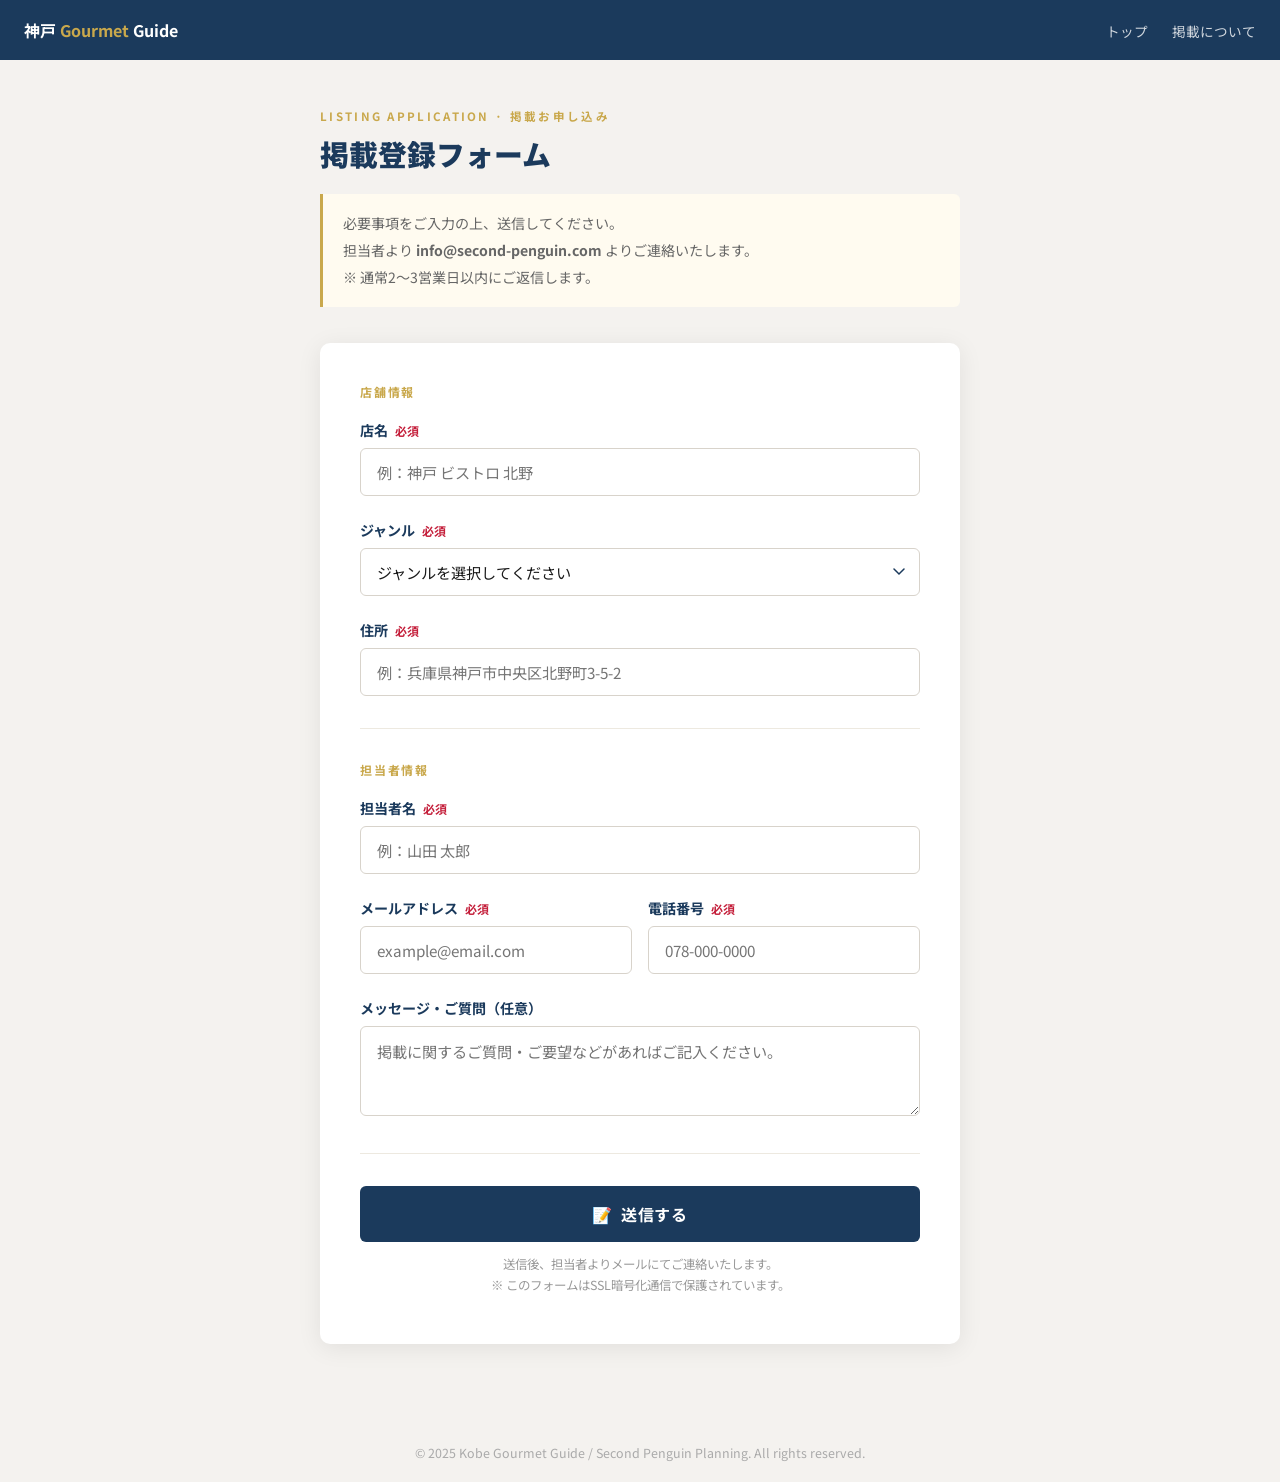
<file: register.html>
﻿<!DOCTYPE html>
<html lang="ja">
<head>
  <meta charset="UTF-8">
  <meta name="viewport" content="width=device-width, initial-scale=1.0">
  <title>掲載登録フォーム - Kobe Gourmet Guide</title>
  <link rel="preconnect" href="https://fonts.googleapis.com">
  <link href="https://fonts.googleapis.com/css2?family=Noto+Sans+JP:wght@400;500;600;700&display=swap" rel="stylesheet">
  <style>
    *, *::before, *::after { box-sizing: border-box; margin: 0; padding: 0; }
    :root { --navy: #1B3A5C; --gold: #C9A84C; --red: #C41E3A; }
    body {
      font-family: 'Noto Sans JP', sans-serif;
      background: #F4F2EF;
      color: #1A1A1A;
      min-height: 100vh;
    }

    /* HEADER */
    header {
      background: var(--navy); height: 60px;
      display: flex; align-items: center; justify-content: space-between;
      padding: 0 24px; position: sticky; top: 0; z-index: 100;
    }
    .logo { color: #fff; font-size: 1rem; font-weight: 700; text-decoration: none; }
    .logo span { color: var(--gold); }
    nav a { color: rgba(255,255,255,0.8); font-size: 0.85rem; margin-left: 20px; text-decoration: none; }
    nav a:hover { color: #fff; }

    /* PAGE */
    .page-wrap { max-width: 680px; margin: 0 auto; padding: 48px 20px 80px; }

    /* HEADING */
    .page-eyebrow {
      font-size: 0.72rem; font-weight: 700; letter-spacing: 0.2em;
      color: var(--gold); text-transform: uppercase; margin-bottom: 10px;
    }
    .page-title {
      font-size: 1.8rem; font-weight: 900; color: var(--navy);
      margin-bottom: 8px; line-height: 1.4;
    }
    .page-desc {
      font-size: 0.88rem; color: #666; line-height: 1.9;
      padding: 16px 20px; background: #FFFBF0;
      border-left: 3px solid var(--gold); border-radius: 0 6px 6px 0;
      margin: 20px 0 36px;
    }

    /* FORM CARD */
    .form-card {
      background: #fff; border-radius: 10px;
      box-shadow: 0 4px 24px rgba(0,0,0,0.08);
      padding: 40px 40px 48px;
    }

    /* FORM FIELDS */
    .form-group { margin-bottom: 24px; }
    label {
      display: block; font-size: 0.88rem; font-weight: 700;
      color: var(--navy); margin-bottom: 8px;
    }
    label .required {
      color: var(--red); font-size: 0.75rem; margin-left: 4px;
    }
    input[type="text"],
    input[type="email"],
    input[type="tel"],
    select,
    textarea {
      width: 100%; padding: 12px 16px;
      border: 1.5px solid #D8D3CB; border-radius: 6px;
      font-size: 0.95rem; font-family: inherit; color: #1A1A1A;
      background: #fff; outline: none;
      transition: border-color 0.2s, box-shadow 0.2s;
      appearance: none;
    }
    input:focus, select:focus, textarea:focus {
      border-color: var(--navy);
      box-shadow: 0 0 0 3px rgba(27,58,92,0.1);
    }
    select {
      background-image: url("data:image/svg+xml,%3Csvg xmlns='http://www.w3.org/2000/svg' width='12' height='8' viewBox='0 0 12 8'%3E%3Cpath d='M1 1l5 5 5-5' stroke='%231B3A5C' stroke-width='1.5' fill='none' stroke-linecap='round'/%3E%3C/svg%3E");
      background-repeat: no-repeat;
      background-position: right 14px center;
      padding-right: 40px;
      cursor: pointer;
    }
    textarea { resize: vertical; min-height: 90px; line-height: 1.7; }

    .form-row {
      display: grid; grid-template-columns: 1fr 1fr; gap: 16px;
    }
    @media (max-width: 520px) { .form-row { grid-template-columns: 1fr; } }

    /* DIVIDER */
    .form-divider {
      border: none; border-top: 1px solid #EDE9E0;
      margin: 32px 0;
    }
    .form-section-label {
      font-size: 0.75rem; font-weight: 700; letter-spacing: 0.15em;
      color: var(--gold); text-transform: uppercase; margin-bottom: 20px;
    }

    /* SUBMIT */
    .btn-submit {
      width: 100%; padding: 16px;
      background: var(--navy); color: #fff;
      border: none; border-radius: 6px;
      font-size: 1rem; font-weight: 700; font-family: inherit;
      cursor: pointer; transition: background 0.2s, transform 0.1s;
      letter-spacing: 0.05em;
      display: flex; align-items: center; justify-content: center; gap: 8px;
    }
    .btn-submit:hover { background: #0d2440; }
    .btn-submit:active { transform: scale(0.99); }
    .btn-submit:disabled { background: #aaa; cursor: not-allowed; }
    .form-note {
      font-size: 0.78rem; color: #999; text-align: center; margin-top: 12px;
      line-height: 1.7;
    }

    /* SUCCESS */
    .success-box {
      display: none; text-align: center; padding: 48px 24px;
    }
    .success-icon { font-size: 4rem; margin-bottom: 16px; }
    .success-title { font-size: 1.4rem; font-weight: 900; color: var(--navy); margin-bottom: 12px; }
    .success-text { font-size: 0.9rem; color: #666; line-height: 1.9; margin-bottom: 28px; }
    .btn-back {
      display: inline-block; padding: 12px 28px;
      border: 2px solid var(--navy); color: var(--navy);
      border-radius: 6px; font-weight: 700; font-size: 0.9rem;
      text-decoration: none; transition: all 0.2s;
    }
    .btn-back:hover { background: var(--navy); color: #fff; }

    /* ERROR */
    .error-msg {
      background: #FFF0F0; border: 1px solid #f5c0c0;
      border-radius: 6px; padding: 12px 16px;
      font-size: 0.85rem; color: var(--red); margin-bottom: 20px;
      display: none;
    }

    /* FOOTER */
    footer {
      text-align: center; padding: 20px;
      font-size: 0.78rem; color: #aaa;
    }
  </style>
</head>
<body>

<header>
  <a href="index.html" class="logo">神戸 <span>Gourmet</span> Guide</a>
  <nav>
    <a href="index.html">トップ</a>
    <a href="coming-soon.html">掲載について</a>
  </nav>
</header>

<div class="page-wrap">

  <div class="page-eyebrow">Listing Application · 掲載お申し込み</div>
  <h1 class="page-title">掲載登録フォーム</h1>
  <div class="page-desc">
    必要事項をご入力の上、送信してください。<br>
    担当者より <strong>info@second-penguin.com</strong> よりご連絡いたします。<br>
    ※ 通常2〜3営業日以内にご返信します。
  </div>

  <div class="form-card">

    <!-- SUCCESS STATE -->
    <div class="success-box" id="success-box">
      <div class="success-icon">✅</div>
      <div class="success-title">お申し込みありがとうございます</div>
      <div class="success-text">
        内容を受け付けました。<br>
        担当者より2〜3営業日以内にご連絡いたします。<br>
        ご不明な点は <strong>info@second-penguin.com</strong> までご連絡ください。
      </div>
      <a href="index.html" class="btn-back">← トップへ戻る</a>
    </div>

    <!-- FORM -->
    <form id="register-form" novalidate>
      <div class="error-msg" id="error-msg">送信に失敗しました。時間をおいて再度お試しください。</div>

      <!-- 店舗情報 -->
      <div class="form-section-label">店舗情報</div>

      <div class="form-group">
        <label for="store-name">店名 <span class="required">必須</span></label>
        <input type="text" id="store-name" name="店名" placeholder="例：神戸 ビストロ 北野" required>
      </div>

      <div class="form-group">
        <label for="genre">ジャンル <span class="required">必須</span></label>
        <select id="genre" name="ジャンル" required>
          <option value="" disabled selected>ジャンルを選択してください</option>
          <option value="イタリアン">イタリアン</option>
          <option value="中華">中華</option>
          <option value="和食">和食</option>
          <option value="ラーメン">ラーメン</option>
          <option value="カレーライス">カレーライス</option>
          <option value="そば・うどん">そば・うどん</option>
          <option value="フランス">フランス</option>
          <option value="アジアン">アジアン</option>
          <option value="スイーツ">スイーツ</option>
          <option value="その他">その他</option>
        </select>
      </div>

      <div class="form-group">
        <label for="address">住所 <span class="required">必須</span></label>
        <input type="text" id="address" name="住所" placeholder="例：兵庫県神戸市中央区北野町3-5-2" required>
      </div>

      <hr class="form-divider">

      <!-- 担当者情報 -->
      <div class="form-section-label">担当者情報</div>

      <div class="form-group">
        <label for="contact-name">担当者名 <span class="required">必須</span></label>
        <input type="text" id="contact-name" name="担当者名" placeholder="例：山田 太郎" required>
      </div>

      <div class="form-row">
        <div class="form-group">
          <label for="email">メールアドレス <span class="required">必須</span></label>
          <input type="email" id="email" name="メールアドレス" placeholder="example@email.com" required>
        </div>
        <div class="form-group">
          <label for="phone">電話番号 <span class="required">必須</span></label>
          <input type="tel" id="phone" name="電話番号" placeholder="078-000-0000" required>
        </div>
      </div>

      <div class="form-group">
        <label for="message">メッセージ・ご質問（任意）</label>
        <textarea id="message" name="メッセージ" placeholder="掲載に関するご質問・ご要望などがあればご記入ください。"></textarea>
      </div>

      <hr class="form-divider">

      <button type="submit" class="btn-submit" id="submit-btn">
        <span>📝</span> 送信する
      </button>
      <p class="form-note">
        送信後、担当者よりメールにてご連絡いたします。<br>
        ※ このフォームはSSL暗号化通信で保護されています。
      </p>
    </form>

  </div>
</div>

<footer>
  &copy; 2025 Kobe Gourmet Guide / Second Penguin Planning. All rights reserved.
</footer>

<script>
  // ============================================================
  // 送信先の設定
  // Formspree を使う場合：https://formspree.io で登録後、
  // 下の FORM_ENDPOINT を取得したURLに変更してください。
  // 例: 'https://formspree.io/f/abcdefgh'
  // ============================================================
  const FORM_ENDPOINT = 'https://formspree.io/f/xwpbwgoj';
  // ============================================================

  const form = document.getElementById('register-form');
  const btn = document.getElementById('submit-btn');
  const successBox = document.getElementById('success-box');
  const errorMsg = document.getElementById('error-msg');

  form.addEventListener('submit', async (e) => {
    e.preventDefault();

    // バリデーション
    const required = form.querySelectorAll('[required]');
    let valid = true;
    required.forEach(el => {
      el.style.borderColor = '';
      if (!el.value.trim()) {
        el.style.borderColor = '#C41E3A';
        valid = false;
      }
    });
    if (!valid) {
      errorMsg.textContent = '必須項目をすべてご入力ください。';
      errorMsg.style.display = 'block';
      return;
    }

    // 送信
    btn.disabled = true;
    btn.innerHTML = '<span>⏳</span> 送信中...';
    errorMsg.style.display = 'none';

    try {
      const data = new FormData(form);
      const res = await fetch(FORM_ENDPOINT, {
        method: 'POST',
        body: data,
        headers: { 'Accept': 'application/json' }
      });

      if (res.ok) {
        form.style.display = 'none';
        successBox.style.display = 'block';
      } else {
        throw new Error('送信失敗');
      }
    } catch (err) {
      errorMsg.textContent = '送信に失敗しました。info@second-penguin.com まで直接ご連絡ください。';
      errorMsg.style.display = 'block';
      btn.disabled = false;
      btn.innerHTML = '<span>📝</span> 送信する';
    }
  });

  // フィールドにフォーカスしたら赤枠を消す
  form.querySelectorAll('input, select, textarea').forEach(el => {
    el.addEventListener('input', () => { el.style.borderColor = ''; });
  });
</script>
</body>
</html>
</file>
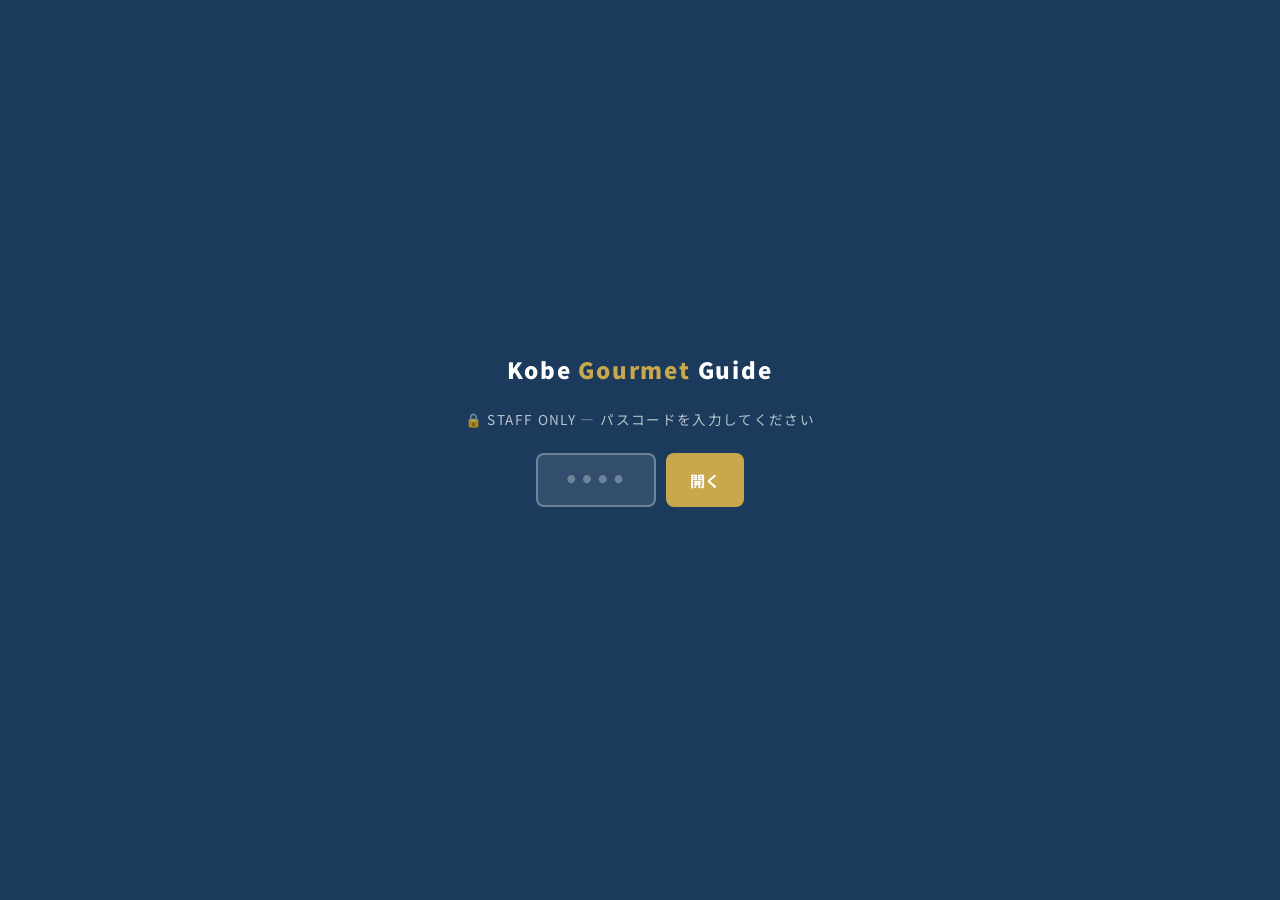
<file: sales.html>
﻿<!DOCTYPE html>
<html lang="ja">
<head>
  <meta charset="UTF-8">
  <meta name="viewport" content="width=device-width, initial-scale=1.0">
  <title>営業資料 - Kobe Gourmet Guide</title>
  <link rel="preconnect" href="https://fonts.googleapis.com">
  <link href="https://fonts.googleapis.com/css2?family=Noto+Sans+JP:wght@400;500;600;700;900&display=swap" rel="stylesheet">
  <style>
    *, *::before, *::after { box-sizing: border-box; margin: 0; padding: 0; }
    :root {
      --navy: #1B3A5C;
      --gold: #C9A84C;
      --red: #C41E3A;
      --bg: #F4F2EF;
      --white: #fff;
    }
    html { scroll-behavior: smooth; }
    body { font-family: 'Noto Sans JP', sans-serif; background: var(--bg); color: #1A1A1A; }

    /* ===== LOCK SCREEN ===== */
    #lock-screen {
      position: fixed; inset: 0; z-index: 9999;
      background: var(--navy);
      display: flex; align-items: center; justify-content: center;
      flex-direction: column; gap: 24px;
    }
    #lock-screen.hidden { display: none; }
    .lock-logo {
      color: #fff; font-size: 1.4rem; font-weight: 900;
      letter-spacing: 0.08em;
    }
    .lock-logo span { color: var(--gold); }
    .lock-label {
      color: rgba(255,255,255,0.7); font-size: 0.85rem;
      letter-spacing: 0.1em; text-transform: uppercase;
    }
    .lock-input-wrap { display: flex; gap: 10px; }
    #passcode-input {
      width: 120px; padding: 12px 16px; text-align: center;
      font-size: 1.4rem; font-weight: 700; letter-spacing: 0.3em;
      border: 2px solid rgba(255,255,255,0.3); border-radius: 8px;
      background: rgba(255,255,255,0.1); color: #fff;
      outline: none; font-family: monospace;
    }
    #passcode-input:focus { border-color: var(--gold); }
    #passcode-input::placeholder { color: rgba(255,255,255,0.3); letter-spacing: 0.1em; }
    #lock-btn {
      padding: 12px 24px; background: var(--gold); color: #fff;
      border: none; border-radius: 8px; font-size: 0.95rem;
      font-weight: 700; cursor: pointer; font-family: inherit;
      transition: background 0.2s;
    }
    #lock-btn:hover { background: #b8953f; }
    .lock-error {
      color: #ff8a80; font-size: 0.82rem; min-height: 1.2em;
      text-align: center;
    }

    /* ===== HEADER ===== */
    header {
      background: var(--navy); position: sticky; top: 0; z-index: 100;
      height: 60px; padding: 0 24px;
      display: flex; align-items: center; justify-content: space-between;
    }
    .logo { color: #fff; font-size: 1.05rem; font-weight: 700; }
    .logo span { color: var(--gold); }
    .header-badge {
      background: rgba(201,168,76,0.2); color: var(--gold);
      border: 1px solid var(--gold); border-radius: 4px;
      font-size: 0.72rem; font-weight: 700; padding: 3px 10px;
      letter-spacing: 0.1em;
    }
    nav { display: flex; gap: 20px; align-items: center; }
    nav a {
      color: rgba(255,255,255,0.75); font-size: 0.82rem;
      text-decoration: none; transition: color 0.15s;
    }
    nav a:hover { color: #fff; }

    /* ===== LAYOUT ===== */
    .wrap { max-width: 860px; margin: 0 auto; padding: 0 20px 80px; }

    /* ===== HERO ===== */
    .sales-hero {
      background: var(--navy); color: #fff;
      text-align: center; padding: 64px 24px 56px;
      margin-bottom: 48px;
    }
    .hero-eyebrow {
      font-size: 0.72rem; font-weight: 700; letter-spacing: 0.25em;
      color: var(--gold); text-transform: uppercase; margin-bottom: 16px;
    }
    .hero-title {
      font-size: 2.4rem; font-weight: 900; line-height: 1.3;
      margin-bottom: 16px;
    }
    .hero-title span { color: var(--gold); }
    .hero-sub {
      font-size: 1rem; color: rgba(255,255,255,0.75); line-height: 1.9;
      max-width: 560px; margin: 0 auto 32px;
    }
    .hero-numbers {
      display: flex; justify-content: center; gap: 40px;
      flex-wrap: wrap;
    }
    .hero-num { text-align: center; }
    .hero-num-val {
      font-size: 2rem; font-weight: 900; color: var(--gold);
      display: block; line-height: 1.1;
    }
    .hero-num-label {
      font-size: 0.72rem; color: rgba(255,255,255,0.65);
      margin-top: 4px; display: block;
    }

    /* ===== SECTION ===== */
    .section { margin-bottom: 48px; }
    .section-eyebrow {
      font-size: 0.68rem; font-weight: 700; letter-spacing: 0.2em;
      color: var(--gold); text-transform: uppercase; margin-bottom: 8px;
    }
    .section-title {
      font-size: 1.5rem; font-weight: 900; color: var(--navy);
      margin-bottom: 20px; padding-bottom: 12px;
      border-bottom: 2px solid var(--gold);
    }

    /* ===== CARD GRID ===== */
    .card-grid {
      display: grid; grid-template-columns: repeat(auto-fit, minmax(240px, 1fr));
      gap: 16px;
    }
    .card {
      background: #fff; border-radius: 10px;
      padding: 24px 20px;
      box-shadow: 0 2px 12px rgba(0,0,0,0.07);
    }
    .card-icon { font-size: 2rem; margin-bottom: 12px; }
    .card-title { font-size: 1rem; font-weight: 700; color: var(--navy); margin-bottom: 8px; }
    .card-body { font-size: 0.85rem; color: #555; line-height: 1.8; }

    /* ===== FLOW ===== */
    .flow { display: flex; gap: 0; flex-wrap: wrap; }
    .flow-step {
      flex: 1; min-width: 140px; text-align: center;
      background: #fff; padding: 20px 12px;
      border-radius: 0; position: relative;
      box-shadow: 0 2px 12px rgba(0,0,0,0.07);
    }
    .flow-step:first-child { border-radius: 10px 0 0 10px; }
    .flow-step:last-child { border-radius: 0 10px 10px 0; }
    .flow-step + .flow-step::before {
      content: '→';
      position: absolute; left: -14px; top: 50%;
      transform: translateY(-50%);
      font-size: 1.2rem; color: var(--gold); font-weight: 900;
      z-index: 1;
    }
    .flow-num {
      width: 28px; height: 28px; border-radius: 50%;
      background: var(--navy); color: #fff;
      font-size: 0.75rem; font-weight: 700;
      display: flex; align-items: center; justify-content: center;
      margin: 0 auto 10px;
    }
    .flow-label { font-size: 0.8rem; font-weight: 700; color: var(--navy); margin-bottom: 4px; }
    .flow-desc { font-size: 0.72rem; color: #777; line-height: 1.6; }

    /* ===== PRICING ===== */
    .pricing-grid {
      display: grid; grid-template-columns: 1fr 1fr; gap: 20px;
    }
    @media (max-width: 560px) { .pricing-grid { grid-template-columns: 1fr; } }
    .price-card {
      background: #fff; border-radius: 10px;
      padding: 28px 24px;
      box-shadow: 0 2px 12px rgba(0,0,0,0.07);
      border-top: 4px solid #ddd;
    }
    .price-card.featured { border-top-color: var(--gold); }
    .price-plan { font-size: 0.72rem; font-weight: 700; letter-spacing: 0.15em; color: #888; margin-bottom: 8px; }
    .price-card.featured .price-plan { color: var(--gold); }
    .price-name { font-size: 1.1rem; font-weight: 900; color: var(--navy); margin-bottom: 16px; }
    .price-val {
      font-size: 2rem; font-weight: 900; color: var(--navy);
      margin-bottom: 4px; line-height: 1;
    }
    .price-val span { font-size: 1rem; font-weight: 400; color: #888; }
    .price-note { font-size: 0.75rem; color: #aaa; margin-bottom: 20px; }
    .price-list { list-style: none; }
    .price-list li {
      font-size: 0.85rem; color: #555; padding: 6px 0;
      border-bottom: 1px solid #f0ede8;
      display: flex; align-items: flex-start; gap: 8px;
    }
    .price-list li::before { content: '✓'; color: var(--gold); font-weight: 700; flex-shrink: 0; }

    /* ===== MERIT TABLE ===== */
    .merit-table { width: 100%; border-collapse: collapse; background: #fff; border-radius: 10px; overflow: hidden; box-shadow: 0 2px 12px rgba(0,0,0,0.07); }
    .merit-table th {
      background: var(--navy); color: #fff; padding: 12px 16px;
      font-size: 0.82rem; text-align: left; font-weight: 700;
    }
    .merit-table td {
      padding: 12px 16px; font-size: 0.85rem; color: #333;
      border-bottom: 1px solid #f0ede8; vertical-align: top;
      line-height: 1.7;
    }
    .merit-table tr:last-child td { border-bottom: none; }
    .merit-table tr:hover td { background: #FFFBF0; }
    .merit-tag {
      display: inline-block; padding: 2px 8px; border-radius: 4px;
      font-size: 0.68rem; font-weight: 700; margin-right: 4px;
      background: #E8F4FD; color: #1B3A5C;
    }
    .merit-tag.gold { background: #FFF3D4; color: #7A5C00; }

    /* ===== QA ===== */
    .qa-list { display: flex; flex-direction: column; gap: 12px; }
    .qa-item {
      background: #fff; border-radius: 8px;
      padding: 18px 20px;
      box-shadow: 0 1px 6px rgba(0,0,0,0.06);
    }
    .qa-q {
      font-size: 0.92rem; font-weight: 700; color: var(--navy);
      margin-bottom: 8px;
    }
    .qa-q::before { content: 'Q. '; color: var(--gold); }
    .qa-a { font-size: 0.85rem; color: #555; line-height: 1.8; }
    .qa-a::before { content: 'A. '; color: #aaa; font-weight: 700; }

    /* ===== HIGHLIGHT BOX ===== */
    .highlight-box {
      background: var(--navy); color: #fff; border-radius: 10px;
      padding: 28px 32px; margin: 24px 0;
    }
    .highlight-box h3 { font-size: 1.1rem; font-weight: 900; color: var(--gold); margin-bottom: 12px; }
    .highlight-box p { font-size: 0.88rem; line-height: 1.9; color: rgba(255,255,255,0.85); }

    /* ===== CTA ===== */
    .cta-box {
      background: var(--gold); border-radius: 10px;
      padding: 32px; text-align: center; margin-top: 32px;
    }
    .cta-box h3 { font-size: 1.2rem; font-weight: 900; color: #fff; margin-bottom: 8px; }
    .cta-box p { font-size: 0.85rem; color: rgba(255,255,255,0.85); margin-bottom: 20px; }
    .cta-box a {
      display: inline-block; padding: 12px 32px;
      background: var(--navy); color: #fff;
      border-radius: 6px; font-weight: 700; font-size: 0.9rem;
      text-decoration: none; transition: background 0.2s;
    }
    .cta-box a:hover { background: #0d2440; }

    @media (max-width: 600px) {
      .hero-title { font-size: 1.8rem; }
      .flow-step + .flow-step::before { display: none; }
    }
  </style>
</head>
<body>

<!-- ===== LOCK SCREEN ===== -->
<div id="lock-screen">
  <div class="lock-logo">Kobe <span>Gourmet</span> Guide</div>
  <div class="lock-label">🔒 Staff Only — パスコードを入力してください</div>
  <div class="lock-input-wrap">
    <input type="password" id="passcode-input" maxlength="4" placeholder="••••" inputmode="numeric">
    <button id="lock-btn" onclick="unlock()">開く</button>
  </div>
  <div class="lock-error" id="lock-error"></div>
</div>

<!-- ===== MAIN CONTENT ===== -->
<div id="main-content" style="display:none">

<header>
  <div class="logo">Kobe <span>Gourmet</span> Guide</div>
  <nav>
    <a href="#overview">概要</a>
    <a href="#flow">仕組み</a>
    <a href="#features">機能</a>
    <a href="#merit">利点</a>
    <a href="#pricing">料金</a>
    <a href="#qa">Q&A</a>
    <span class="header-badge">STAFF ONLY</span>
  </nav>
</header>

<!-- HERO -->
<div class="sales-hero">
  <div class="hero-eyebrow">Sales Pitch Deck · 営業資料</div>
  <h1 class="hero-title">インバウンド旅行者を<br><span>あなたの店舗へ</span>届けるシステム</h1>
  <p class="hero-sub">
    ホテル宿泊中の外国人旅行者に、QRコード一つで近隣レストランを多言語案内。<br>
    掲載店は追加コストゼロで集客・送客・来店記録が可能です。
  </p>
  <div class="hero-numbers">
    <div class="hero-num">
      <span class="hero-num-val">3言語</span>
      <span class="hero-num-label">英語 / 日本語 / 繁体字</span>
    </div>
    <div class="hero-num">
      <span class="hero-num-val">¥2,000〜</span>
      <span class="hero-num-label">月額掲載料（税込）</span>
    </div>
    <div class="hero-num">
      <span class="hero-num-val">20枠</span>
      <span class="hero-num-label">チラシ掲載（先着順）</span>
    </div>
    <div class="hero-num">
      <span class="hero-num-val">即日</span>
      <span class="hero-num-label">掲載〜公開まで</span>
    </div>
  </div>
</div>

<div class="wrap">

  <!-- ===== OVERVIEW ===== -->
  <div class="section" id="overview">
    <div class="section-eyebrow">Overview · サービス概要</div>
    <h2 class="section-title">Kobe Gourmet Guide とは</h2>

    <div class="card-grid">
      <div class="card">
        <div class="card-icon">🗺️</div>
        <div class="card-title">ホテル客室備え付けのチラシ</div>
        <div class="card-body">神戸市内ホテルの客室や共有スペースにA4チラシを設置。宿泊中の外国人旅行者がQRコードをスキャンするだけでガイドページにアクセスできます。</div>
      </div>
      <div class="card">
        <div class="card-icon">📱</div>
        <div class="card-title">多言語対応ウェブガイド</div>
        <div class="card-body">英語・日本語・繁体字（台湾・香港）の3言語に瞬時切り替え。レストラン情報・営業時間・おすすめ料理・地図をわかりやすく表示します。</div>
      </div>
      <div class="card">
        <div class="card-icon">📍</div>
        <div class="card-title">Google Mapsで即ナビ</div>
        <div class="card-body">「経路案内」ボタンを押すと徒歩ナビが起動。ホテルからの徒歩時間も表示するため、旅行者が迷わずお店に来られます。</div>
      </div>
      <div class="card">
        <div class="card-icon">🎁</div>
        <div class="card-title">ホテル宿泊者限定クーポン</div>
        <div class="card-body">各店舗のページにクーポンを設定可能。「この画面を提示で1品サービス」など独自の特典を掲載でき、来店動機を高めます。</div>
      </div>
      <div class="card">
        <div class="card-icon">📊</div>
        <div class="card-title">ホテル別アクセス計測</div>
        <div class="card-body">どのホテルから何人訪問したか計測可能。チェックインボタンで実際の来店まで追跡でき、ホテルへの価値証明・実績報告に活用できます。</div>
      </div>
      <div class="card">
        <div class="card-icon">⚡</div>
        <div class="card-title">低コストで即日掲載</div>
        <div class="card-body">写真・営業時間・住所を送るだけで最短当日掲載。専用システム構築不要、スマホ一台で来店まで完結します。</div>
      </div>
    </div>
  </div>

  <!-- ===== FLOW ===== -->
  <div class="section" id="flow">
    <div class="section-eyebrow">How it Works · 仕組み</div>
    <h2 class="section-title">旅行者がお店に来るまでの流れ</h2>

    <div class="flow">
      <div class="flow-step">
        <div class="flow-num">1</div>
        <div class="flow-label">ホテルチェックイン</div>
        <div class="flow-desc">旅行者がホテルに到着。客室やフロントでチラシを受け取る</div>
      </div>
      <div class="flow-step">
        <div class="flow-num">2</div>
        <div class="flow-label">QRスキャン</div>
        <div class="flow-desc">チラシのQRコードをスマホで読み込む（1秒）</div>
      </div>
      <div class="flow-step">
        <div class="flow-num">3</div>
        <div class="flow-label">ガイドを閲覧</div>
        <div class="flow-desc">母国語でレストラン一覧・写真・クーポンを確認</div>
      </div>
      <div class="flow-step">
        <div class="flow-num">4</div>
        <div class="flow-label">Google Maps起動</div>
        <div class="flow-desc">「経路案内」を押すと徒歩ナビが即起動</div>
      </div>
      <div class="flow-step">
        <div class="flow-num">5</div>
        <div class="flow-label">来店・チェックイン</div>
        <div class="flow-desc">到着後に「チェックイン」ボタンで来店記録が自動送信</div>
      </div>
    </div>

    <div class="highlight-box" style="margin-top:24px">
      <h3>🏨 ホテル識別機能（URLパラメータ追跡）</h3>
      <p>
        チラシのQRコードにはホテル識別コードが埋め込まれています（例：<code>?from=hotel-monterey</code>）。<br>
        旅行者がサイトにアクセスすると、どのホテルから来たかを自動記録。Googleアナリティクスと連携し、<strong>ホテル別の送客数・来店数をレポート</strong>できます。<br>
        これにより「このホテルから先月20人来店した」という実績を数値で証明できます。
      </p>
    </div>
  </div>

  <!-- ===== FEATURES ===== -->
  <div class="section" id="features">
    <div class="section-eyebrow">Features · 主要機能</div>
    <h2 class="section-title">システムの主要機能一覧</h2>

    <table class="merit-table">
      <thead>
        <tr>
          <th style="width:30%">機能</th>
          <th>内容</th>
          <th style="width:20%">対象</th>
        </tr>
      </thead>
      <tbody>
        <tr>
          <td>🌐 多言語切り替え</td>
          <td>英語・日本語・繁体字をボタン一つで切り替え。ブラウザ言語から自動判定し初回表示に反映</td>
          <td><span class="merit-tag">旅行者</span></td>
        </tr>
        <tr>
          <td>🏨 ホテル別アクセス追跡</td>
          <td>QRコードのURLパラメータ（?from=）でホテルを識別。30分間セッションを保持し全リンクに引き継ぐ</td>
          <td><span class="merit-tag gold">運営者</span></td>
        </tr>
        <tr>
          <td>📍 Google Maps ナビ最適化</td>
          <td>ホテル発の徒歩ナビリンクを自動生成。UTMパラメータでGA計測も可能</td>
          <td><span class="merit-tag">旅行者</span></td>
        </tr>
        <tr>
          <td>🎁 クーポン・特典表示</td>
          <td>各店舗のカードと詳細ページに「HOTEL GUEST EXCLUSIVE」クーポンを表示。Airtableから管理</td>
          <td><span class="merit-tag">旅行者</span><span class="merit-tag gold">加盟店</span></td>
        </tr>
        <tr>
          <td>📲 デジタルチェックイン</td>
          <td>到着したお客様が「チェックイン」ボタンを押すとGA4イベント送信。来店データをリアルタイム記録</td>
          <td><span class="merit-tag gold">運営者</span><span class="merit-tag gold">加盟店</span></td>
        </tr>
        <tr>
          <td>🗺️ インタラクティブ地図</td>
          <td>Google Maps上に全店舗をピン表示。ポップアップから経路案内・詳細ページへ直結</td>
          <td><span class="merit-tag">旅行者</span></td>
        </tr>
        <tr>
          <td>🔍 検索・ジャンルフィルター</td>
          <td>店名・料理名で即時検索。ジャンル別絞り込み・表示順並び替えが可能</td>
          <td><span class="merit-tag">旅行者</span></td>
        </tr>
        <tr>
          <td>📋 Airtable CMS連携</td>
          <td>Airtableの管理画面から写真・営業時間・クーポンをいつでも更新。専門知識不要</td>
          <td><span class="merit-tag gold">運営者</span></td>
        </tr>
        <tr>
          <td>📝 掲載登録フォーム</td>
          <td>register.html から店舗情報を入力・送信。担当者に自動通知</td>
          <td><span class="merit-tag gold">加盟店</span></td>
        </tr>
        <tr>
          <td>🖨️ A4チラシ印刷機能</td>
          <td>flyer-front.html / flyer-back.html でQRコード付きチラシをブラウザから印刷可能</td>
          <td><span class="merit-tag gold">運営者</span></td>
        </tr>
      </tbody>
    </table>
  </div>

  <!-- ===== MERIT ===== -->
  <div class="section" id="merit">
    <div class="section-eyebrow">Benefits · 導入メリット</div>
    <h2 class="section-title">誰にとってのメリットか</h2>

    <div class="card-grid">
      <div class="card" style="border-top:3px solid var(--gold)">
        <div class="card-icon">🍽️</div>
        <div class="card-title">加盟飲食店へのメリット</div>
        <div class="card-body">
          ✓ インバウンド客（外国人旅行者）を新規集客<br>
          ✓ クーポンで来店動機を創出<br>
          ✓ 多言語対応を自社でゼロから構築する必要なし<br>
          ✓ Googleマップと連携した経路案内で道に迷わせない<br>
          ✓ 来店チェックインで実績を可視化<br>
          ✓ 月¥2,000〜の低コストで試せる
        </div>
      </div>
      <div class="card" style="border-top:3px solid #1B3A5C">
        <div class="card-icon">🏨</div>
        <div class="card-title">ホテルへのメリット</div>
        <div class="card-body">
          ✓ 宿泊者満足度の向上（地元グルメ案内サービス）<br>
          ✓ フロントスタッフの案内工数を削減<br>
          ✓ 外国語対応のコストゼロ（多言語サイトを提供）<br>
          ✓ 「どこで食べればよいか」問い合わせを削減<br>
          ✓ 自社ブランドとしてチラシを客室に設置可能<br>
          ✓ 送客実績データをレポートで受け取れる
        </div>
      </div>
      <div class="card" style="border-top:3px solid #C9A84C">
        <div class="card-icon">✈️</div>
        <div class="card-title">旅行者へのメリット</div>
        <div class="card-body">
          ✓ 自分の言語でレストランを探せる<br>
          ✓ ホテルから徒歩で行ける店がすぐわかる<br>
          ✓ 宿泊者限定クーポンでお得に食事できる<br>
          ✓ QRを読むだけでナビが起動する（迷わない）<br>
          ✓ 写真・営業時間・おすすめ料理をチェックできる
        </div>
      </div>
    </div>

    <div class="highlight-box" style="margin-top:24px">
      <h3>💡 他のグルメサービスとの違い</h3>
      <p>
        食べログ・ぐるなびは日本語が読める人向け。Googleマップはどこにあるかはわかるが「ホテルゲスト専用」「限定クーポン」「チラシ配布」との組み合わせはできません。<br><br>
        <strong>Kobe Gourmet Guideは「ホテル × QR × 多言語 × クーポン × 来店追跡」を一体化した唯一のローカルサービス</strong>です。掲載店はインバウンド客限定の集客経路を持つことができます。
      </p>
    </div>
  </div>

  <!-- ===== PRICING ===== -->
  <div class="section" id="pricing">
    <div class="section-eyebrow">Pricing · 料金プラン</div>
    <h2 class="section-title">掲載料金</h2>

    <div class="pricing-grid">
      <div class="price-card">
        <div class="price-plan">PLAN A</div>
        <div class="price-name">ウェブのみ掲載</div>
        <div class="price-val">¥2,000<span> / 月（税込）</span></div>
        <div class="price-note">初期費用なし・いつでも解約可</div>
        <ul class="price-list">
          <li>ガイドサイトへの掲載</li>
          <li>3言語対応ページ</li>
          <li>Google Mapsナビリンク</li>
          <li>クーポン設定（1種類）</li>
          <li>来店チェックイン機能</li>
          <li>Airtableでの情報更新</li>
        </ul>
      </div>
      <div class="price-card featured">
        <div class="price-plan">PLAN B ★ 人気</div>
        <div class="price-name">ウェブ + ホテルチラシ掲載</div>
        <div class="price-val">¥5,000<span> / 月（税込）</span></div>
        <div class="price-note">= ウェブ¥2,000 + チラシ¥3,000</div>
        <ul class="price-list">
          <li>プランAの全機能</li>
          <li>A4チラシへの掲載（表・裏）</li>
          <li>ホテル設置によるオフライン集客</li>
          <li>QRコードで直接来店誘導</li>
          <li>ホテル別送客数データ提供</li>
          <li>チラシ掲載枠：先着20店舗限定</li>
        </ul>
      </div>
    </div>

    <div style="background:#fff;border-radius:8px;padding:20px 24px;margin-top:16px;box-shadow:0 2px 8px rgba(0,0,0,0.06)">
      <p style="font-size:0.85rem;color:#555;line-height:1.9">
        ※ チラシ掲載枠は先着20店舗限定。枠が埋まっている場合はウェブのみプランとなり、空き次第チラシ掲載に移行します。<br>
        ※ 写真・営業時間・クーポン内容の変更はいつでも可能（Airtable経由）。<br>
        ※ 契約は月単位。解約は前月末までにご連絡ください。
      </p>
    </div>
  </div>

  <!-- ===== Q&A ===== -->
  <div class="section" id="qa">
    <div class="section-eyebrow">Q&A · よくある質問</div>
    <h2 class="section-title">営業時の想定質問と回答</h2>

    <div class="qa-list">
      <div class="qa-item">
        <div class="qa-q">掲載までどのくらいかかりますか？</div>
        <div class="qa-a">写真・営業時間・住所をご提供いただければ最短当日掲載できます。クーポン文言はあとから変更可能です。</div>
      </div>
      <div class="qa-item">
        <div class="qa-q">契約期間や縛りはありますか？</div>
        <div class="qa-a">月額制です。前月末までにご連絡いただければいつでも解約できます。初期費用・違約金は一切ありません。</div>
      </div>
      <div class="qa-item">
        <div class="qa-q">本当に外国人が来ますか？</div>
        <div class="qa-a">神戸市内ホテルの宿泊者（主に欧米・台湾・香港）にチラシでリーチします。チェックインボタンで実際の来店データを月次でご報告します。</div>
      </div>
      <div class="qa-item">
        <div class="qa-q">英語対応できていなくても大丈夫ですか？</div>
        <div class="qa-a">大丈夫です。Googleマップのナビで案内しますので、言葉が通じなくても旅行者は来店できます。メニューの英語化はオプションでご相談も可能です。</div>
      </div>
      <div class="qa-item">
        <div class="qa-q">掲載情報はどこで管理しますか？</div>
        <div class="qa-a">運営側でAirtable（オンラインデータベース）を管理します。変更希望はメール・LINEで連絡いただければ対応します。将来的には店舗様自身で更新できる権限付与も検討中です。</div>
      </div>
      <div class="qa-item">
        <div class="qa-q">クーポンはどんな内容を設定できますか？</div>
        <div class="qa-a">自由にテキストを設定できます。例：「この画面提示で1品サービス」「ドリンク10%オフ」「デザートプレゼント」など。変更はいつでも可能です。</div>
      </div>
      <div class="qa-item">
        <div class="qa-q">チラシはどのホテルに設置されますか？</div>
        <div class="qa-a">現在交渉中・設置済みのホテルをご案内します。新規ホテルへの設置交渉も継続中です。ホテル名は契約時にリストをお渡しします。</div>
      </div>
      <div class="qa-item">
        <div class="qa-q">他の飲食店と競合しませんか？</div>
        <div class="qa-a">ジャンルが重複する場合も掲載は可能です。ただしチラシ掲載は先着順のため、早めのお申し込みをお勧めします。</div>
      </div>
    </div>
  </div>

  <!-- ===== CTA ===== -->
  <div class="cta-box">
    <h3>📝 まずは掲載登録から</h3>
    <p>お申し込みはウェブフォームから。2〜3営業日以内にご連絡します。</p>
    <a href="contract.html" target="_blank">掲載を申し込む・契約する →</a>
  </div>

  <div style="text-align:center;margin-top:32px;font-size:0.78rem;color:#aaa">
    運営：徳永 良雄 / Second Penguin Planning（神戸市）<br>
    <a href="mailto:info@second-penguin.com" style="color:#aaa">info@second-penguin.com</a>
  </div>

</div><!-- /wrap -->
</div><!-- /main-content -->

<script>
const PASSCODE = '2405';
const SESSION_KEY = 'kgg_sales_auth';

function unlock() {
  const val = document.getElementById('passcode-input').value;
  if (val === PASSCODE) {
    sessionStorage.setItem(SESSION_KEY, '1');
    document.getElementById('lock-screen').classList.add('hidden');
    document.getElementById('main-content').style.display = 'block';
  } else {
    const err = document.getElementById('lock-error');
    err.textContent = 'パスコードが違います。もう一度お試しください。';
    document.getElementById('passcode-input').value = '';
    document.getElementById('passcode-input').focus();
    setTimeout(() => { err.textContent = ''; }, 3000);
  }
}

// Enterキーでも解除できる
document.getElementById('passcode-input').addEventListener('keydown', e => {
  if (e.key === 'Enter') unlock();
});

// セッション内で一度入力済みなら自動解除
if (sessionStorage.getItem(SESSION_KEY) === '1') {
  document.getElementById('lock-screen').classList.add('hidden');
  document.getElementById('main-content').style.display = 'block';
}
</script>
</body>
</html>
</file>
